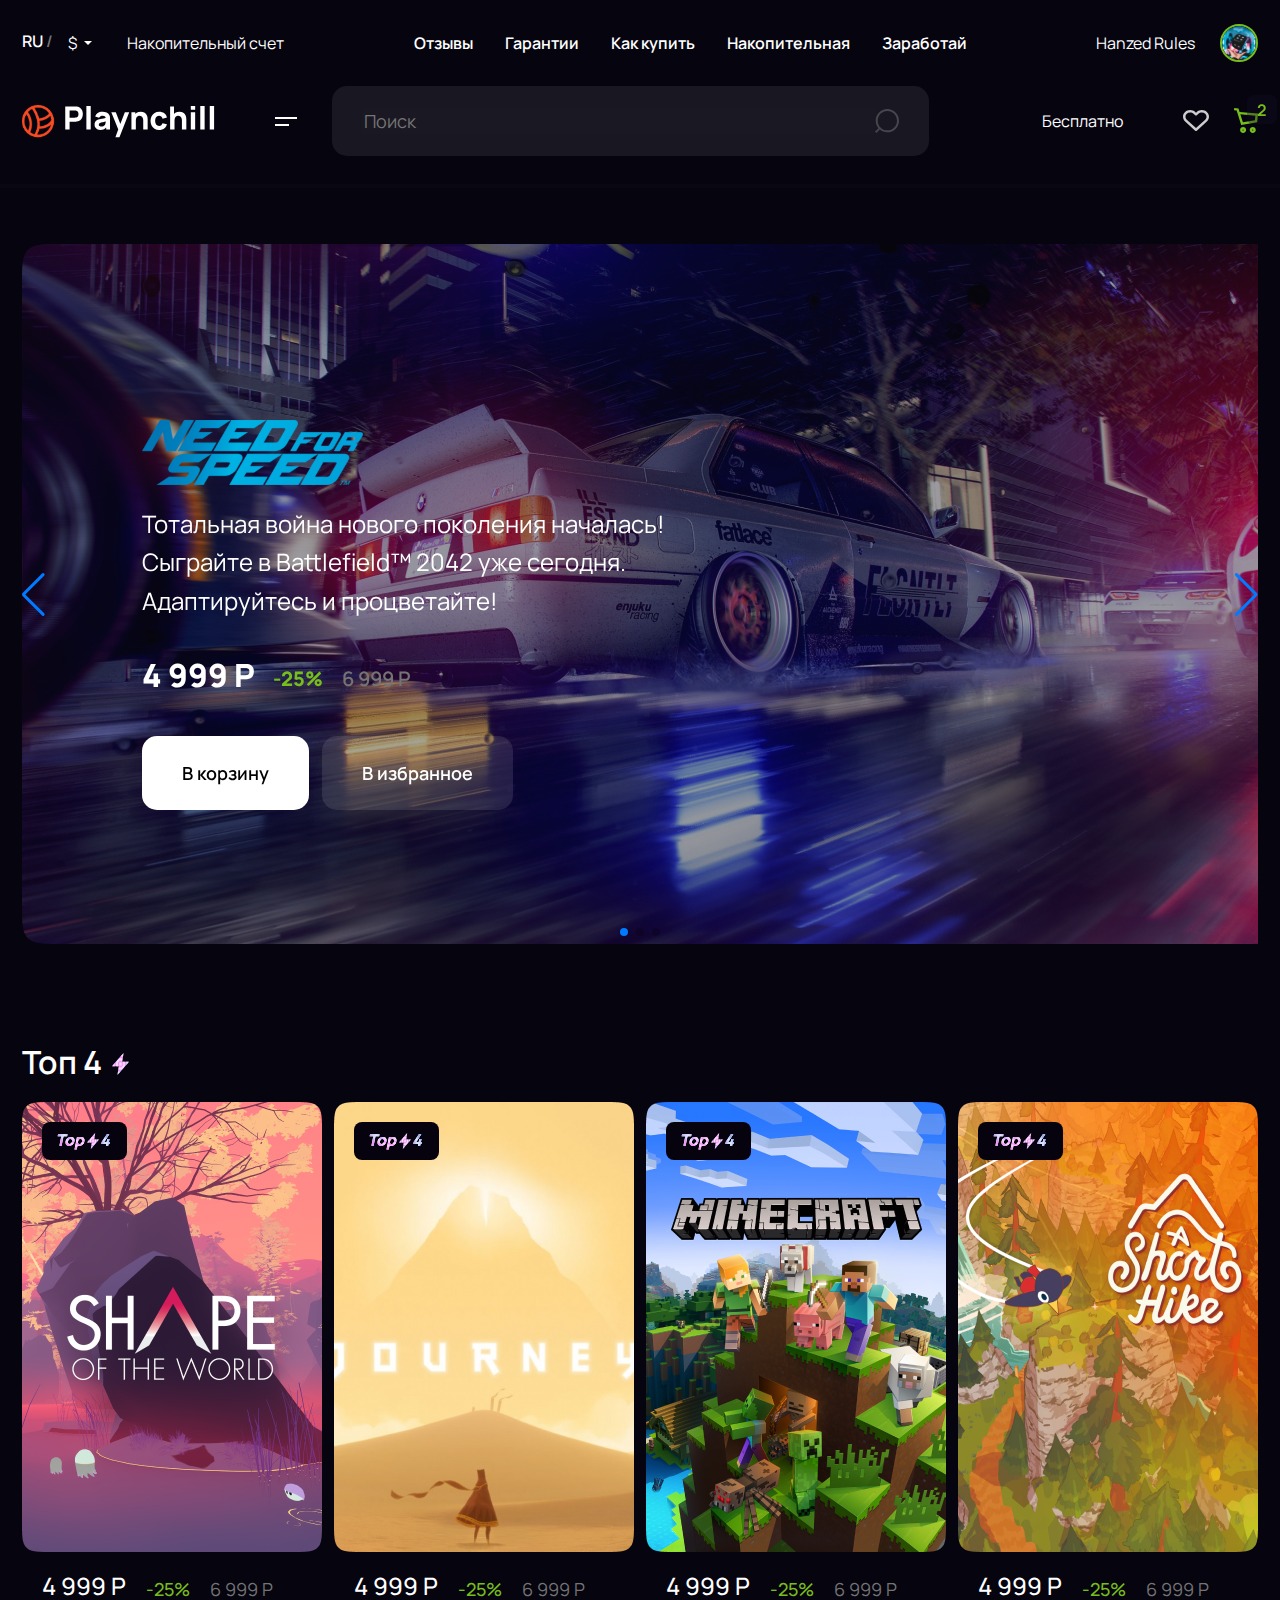
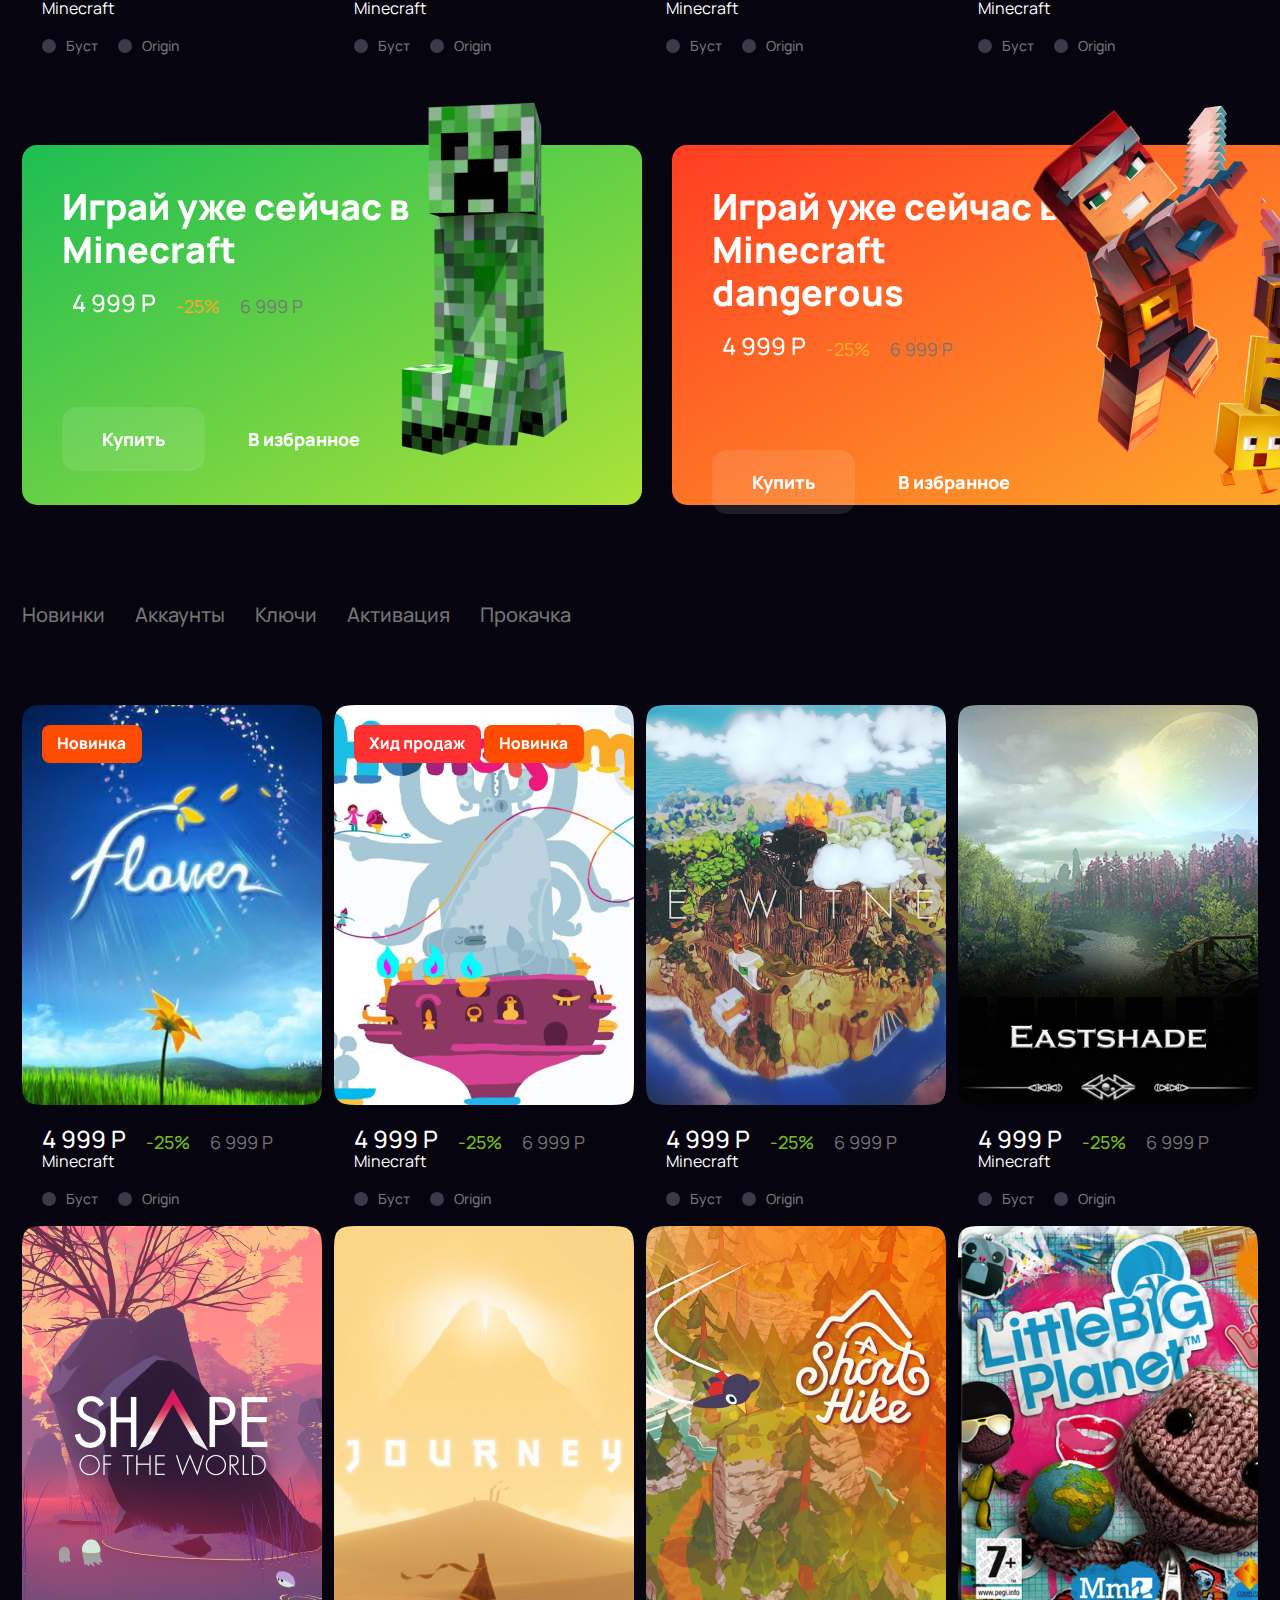
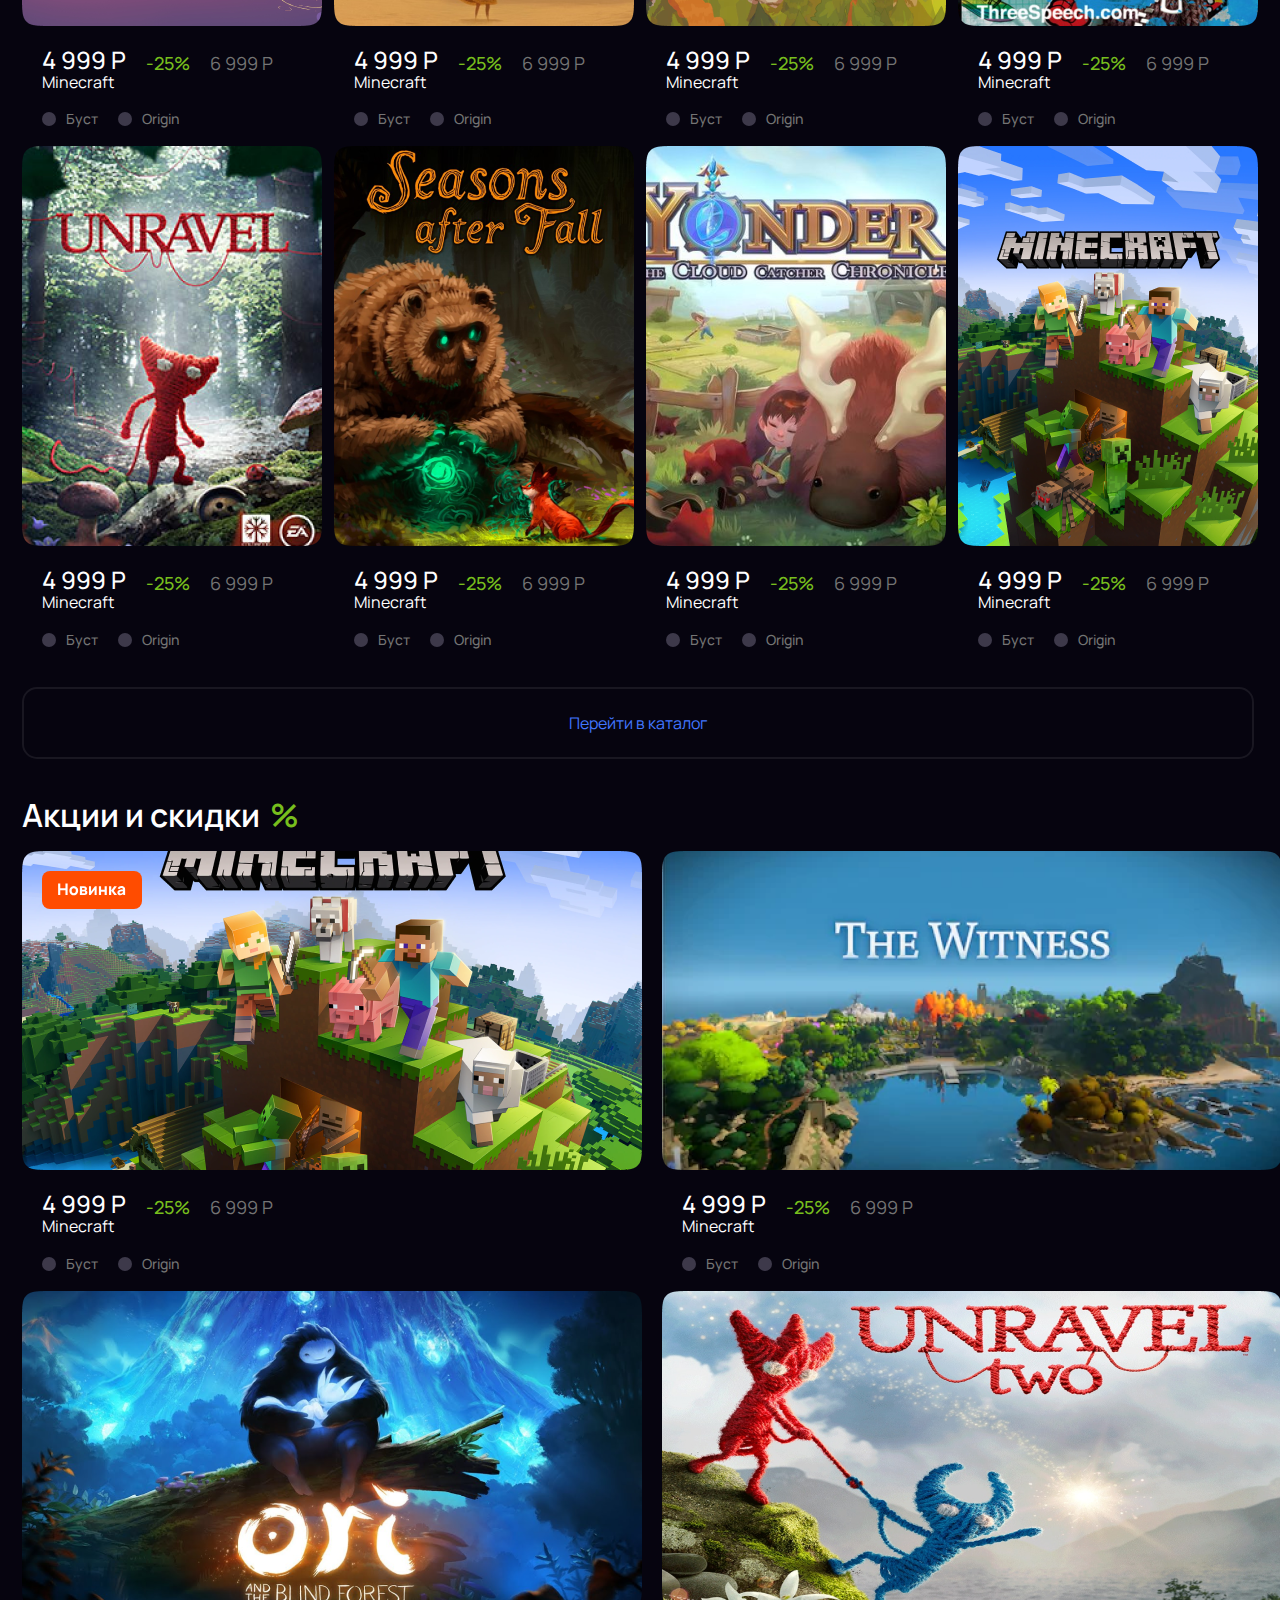
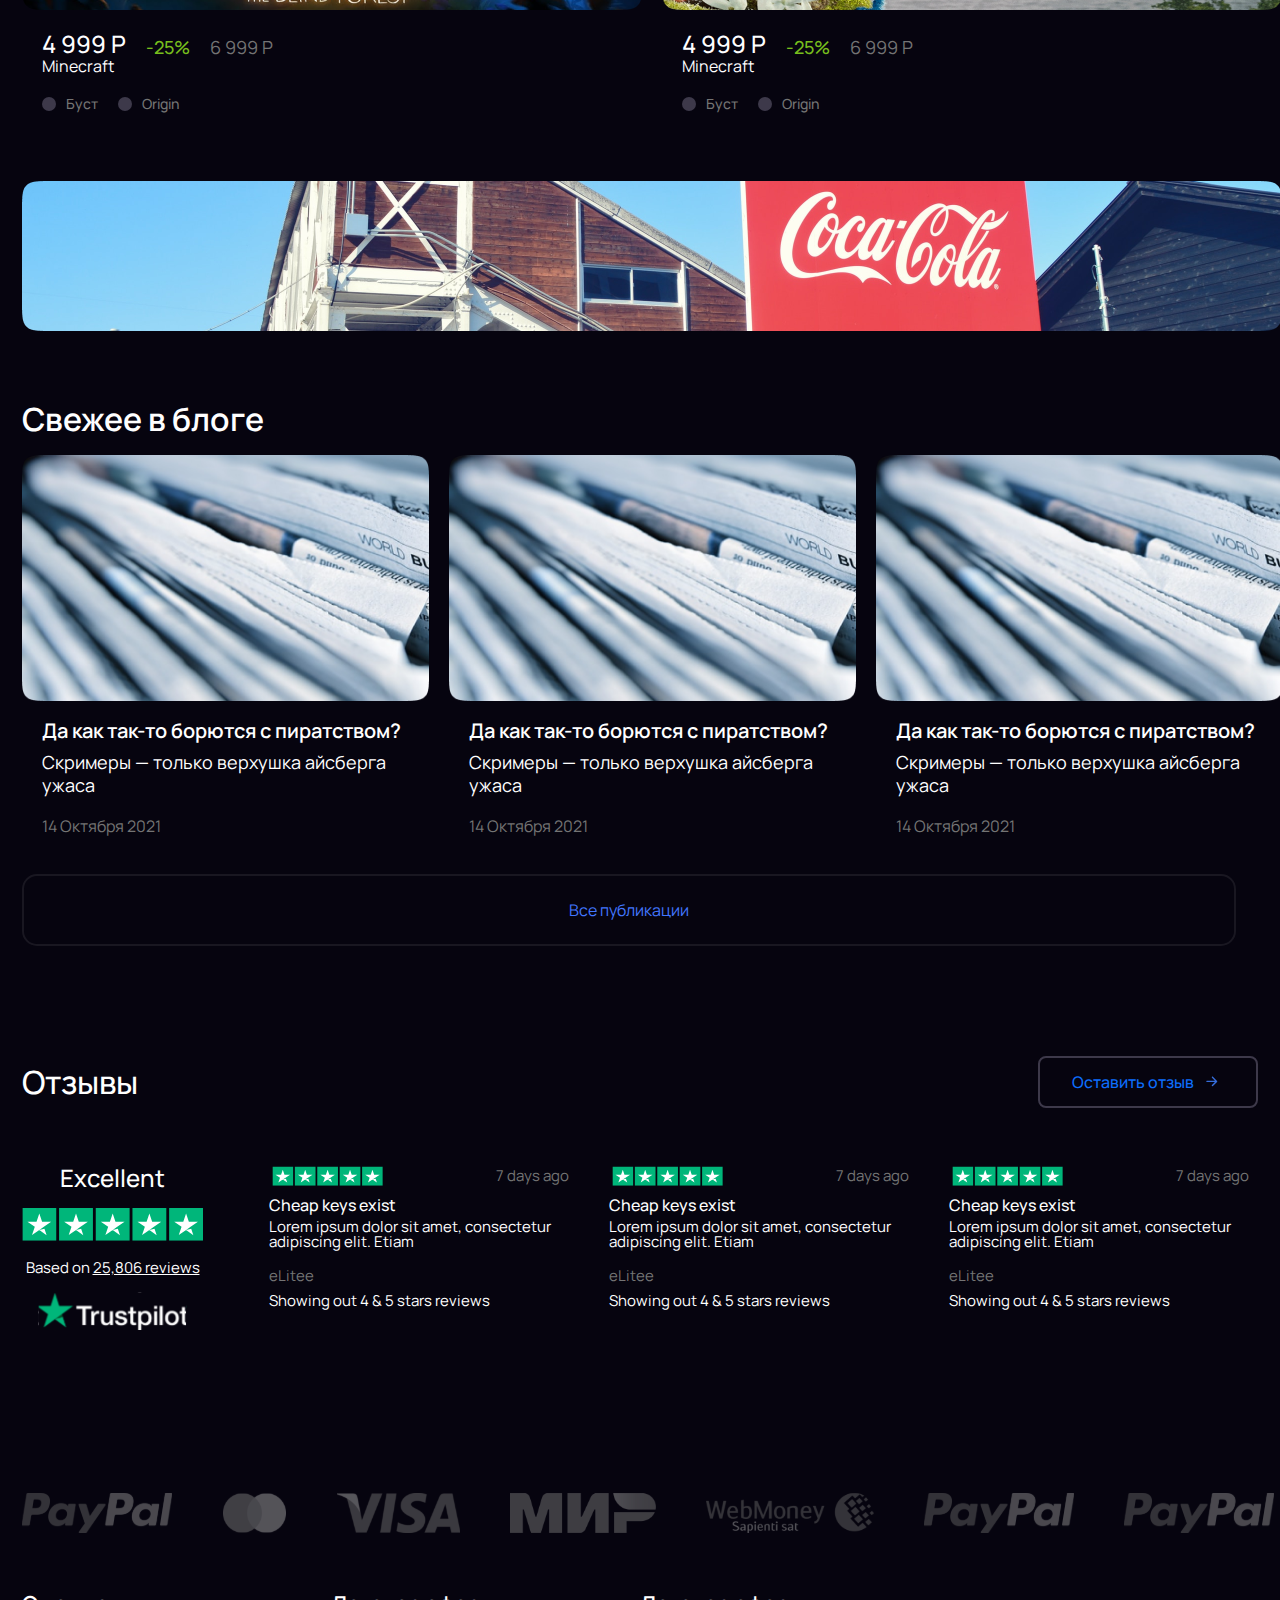
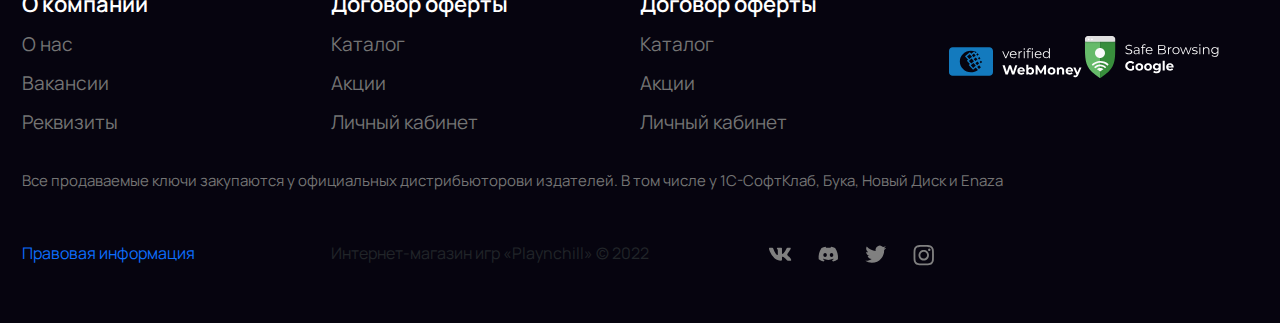
<file: index.html>
<!DOCTYPE html>
<html lang="en">
  <head>
    <meta charset="UTF-8" />
    <meta http-equiv="X-UA-Compatible" content="IE=edge" />
    <meta name="viewport" content="width=device-width, initial-scale=1.0" />
    <link rel="icon" href="./img/icons/logo.svg" />
    <title>Game-Shop</title>

    <link
      rel="stylesheet"
      href="https://cdn.jsdelivr.net/npm/swiper@11/swiper-bundle.min.css"
    />

    <script src="https://cdn.jsdelivr.net/npm/swiper@11/swiper-bundle.min.js"></script>
    <link rel="preconnect" href="https://fonts.googleapis.com" />
    <link rel="preconnect" href="https://fonts.gstatic.com" crossorigin />
    <link
      href="https://fonts.googleapis.com/css2?family=Manrope:wght@200..800&family=Roboto&display=swap"
      rel="stylesheet"
    />
    <link
      rel="stylesheet"
      href="	https://cdn.jsdelivr.net/npm/bootstrap@5.3.3/dist/css/bootstrap.min.css"
    />
    <link rel="stylesheet" href="./scss/style.css" />
  </head>
  <body>
    <header class="header">
      <div class="container">
        <div class="header__top">
          <div class="header__scores">
            <div class="header__lang-but">
              <span class="header__leng">RU</span>
              <span style="color: #747474" class="header__leng">/</span>

              <div class="btn-group">
                <button
                  type="button"
                  class="btn btn-danger dropdown-toggle"
                  data-bs-toggle="dropdown"
                  aria-expanded="false"
                >
                  $
                </button>
                <ul class="dropdown-menu">
                  <li><a class="dropdown-item" href="#">Русский (RU)</a></li>
                  <li><a class="dropdown-item" href="#">English (EN)</a></li>

                  <li><hr class="dropdown-divider" /></li>
                  <ul class="currency">
                    <li class="currency__link">
                      <a class="currency__li" href="#">$</a>
                    </li>
                    <li class="currency__link">
                      <a class="currency__li" href="#">€</a>
                    </li>
                    <li class="currency__link">
                      <a class="currency__li" href="#">₽</a>
                    </li>
                  </ul>
                </ul>
              </div>
            </div>

            <span class="header__score-txt">Накопительный счет</span>
          </div>
          <nav class="header__nav nav">
            <ul class="nav__list">
              <li class="nav__item">
                <a class="nav__link" href="#">Отзывы</a>
              </li>
              <li class="nav__item">
                <a class="nav__link" href="#">Гарантии</a>
              </li>
              <li class="nav__item">
                <a
                  class="nav__link"
                  href="../pages/buy.html"
                  target="_blank"
                  rel="noopener noreferrer"
                  >Как купить</a
                >
              </li>
              <li class="nav__item">
                <a class="nav__link" href="#">Накопительная</a>
              </li>
              <li class="nav__item">
                <a class="nav__link" href="#">Заработай</a>
              </li>
            </ul>
          </nav>
          <div class="header__avatar">
            <span class="header__name">Hanzed Rules</span>
            <img class="header__img" src="../img/ava.svg" alt="user" />
          </div>
        </div>
        <div class="header__bottom">
          <div class="header__logo logo">
            <a class="logo__link" href="./index.html">
              <img
                class="logo__image"
                src="./img/icons/logo.svg"
                alt="logo-Icon"
              />
              <img
                class="logo__name"
                src="./img/icons/logo-name.svg"
                alt="Playnchill"
              />
            </a>
          </div>
          <img class="header__lines" src="./img/icons/lines.svg" alt="lines" />
          <div class="header__searchbar searchbar">
            <input class="searchbar__input" placeholder="Поиск" type="text" />
            <img
              class="header__icon"
              src="./img/icons/search.svg"
              alt="search"
            />
          </div>
          <div class="header__mob-icons"></div>
          <a href="#">
            <img
              class="header__icon-mob"
              src="./img/icons/loopa.svg"
              alt="search"
            />
          </a>
          <a href="./pages/basket.html"
            ><img
              class="header__basket-mob"
              src="./img/icons/basket-mob.svg"
              alt="basket"
          /></a>

          <a class="header__free" href="#"><span>Бесплатно</span></a>
          <a href="#"
            ><img class="header__heart" src="./img/icons/heart.svg" alt="heart"
          /></a>

          <div class="header__basket-two basket-two">
            <a href="#">
              <img
                class="basket-two__basket"
                src="./img/icons/basket.svg"
                alt=""
              />
              <img
                class="basket-two__two-bg"
                src="./img/icons/2-bg.svg"
                alt=""
              />
            </a>
          </div>
        </div>
      </div>
    </header>

    <hr class="header__under-line" />

    <section class="hero">
      <div class="container">
        <div class="hero__content swiper">
          <div class="hero__posters swiper-wrapper">
            <div class="hero__poster swiper-slide">
              <div class="hero__movie">
                <img
                  class="hero__image"
                  src="./img/car-bmw-m3.png"
                  alt="car-bmw-m3"
                />
                <a href="./pages/buy.html">
                  <img
                    class="hero__nfs-logo"
                    src="./img/icons/nfs-logo.svg"
                    alt="need-for-speed"
                  />
                </a>

                <p class="hero__nfs-txt">
                  Тотальная война нового поколения началась! Сыграйте в
                  Battlefield™ 2042 уже сегодня. Адаптируйтесь и процветайте!
                </p>
                <div class="hero__prices">
                  <h2 class="hero__price">4 999 Р</h2>
                  <span class="hero__percent">-25%</span>
                  <span class="hero__old-price">6 999 Р</span>
                </div>

                <div class="hero__buttons">
                  <a class="hero__white-btn" href="./pages/basket.html"
                    >В корзину</a
                  >
                  <a class="hero__grey-btn" href="./pages/basket.html"
                    >В избранное</a
                  >
                </div>
              </div>
            </div>
            <div class="hero__poster swiper-slide">
              <div class="hero__movie">
                <img
                  class="hero__image"
                  src="./img/car-polestar.png"
                  alt="car-bmw-m3"
                />

                <img
                  class="hero__nfs-logo"
                  src="./img/icons/nfs-logo.svg"
                  alt="need-for-speed"
                />
                <p class="hero__nfs-txt">
                  Тотальная война нового поколения началась! Сыграйте в
                  Battlefield™ 2042 уже сегодня. Адаптируйтесь и процветайте!
                </p>
                <div class="hero__prices">
                  <h2 class="hero__price">4 999 Р</h2>
                  <span class="hero__percent">-25%</span>
                  <span class="hero__old-price">6 999 Р</span>
                </div>

                <div class="hero__buttons">
                  <a
                    class="hero__white-btn"
                    href="/pages/basket.html"
                    target="_blank"
                    >В корзину</a
                  >
                  <a class="hero__grey-btn" href="#">В избранное</a>
                </div>
              </div>
            </div>
            <div class="hero__poster swiper-slide">
              <div class="hero__movie">
                <img
                  class="hero__image"
                  src="./img/car-porsche.png"
                  alt="car-bmw-m3"
                />

                <img
                  class="hero__nfs-logo"
                  src="./img/icons/nfs-logo.svg"
                  alt="need-for-speed"
                />
                <p class="hero__nfs-txt">
                  Тотальная война нового поколения началась! Сыграйте в
                  Battlefield™ 2042 уже сегодня. Адаптируйтесь и процветайте!
                </p>
                <div class="hero__prices">
                  <h2 class="hero__price">4 999 Р</h2>
                  <span class="hero__percent">-25%</span>
                  <span class="hero__old-price">6 999 Р</span>
                </div>

                <div class="hero__buttons">
                  <a
                    class="hero__white-btn"
                    href="/pages/basket.html"
                    target="_blank"
                    >В корзину</a
                  >
                  <a class="hero__grey-btn" href="#">В избранное</a>
                </div>
              </div>
            </div>
          </div>
          <div class="swiper-pagination"></div>
        </div>
        <div class="swiper-button-next"></div>
        <div class="swiper-button-prev"></div>
      </div>
    </section>

    <section class="game">
      <div class="container">
        <div class="game__item">
          <div class="game__top-four">
            <h2 class="game__title">Топ 4</h2>
            <img
              class="game__light-icon"
              src="./img/icons/light.svg"
              alt="light"
            />
          </div>
          <div class="game__rows">
            <div class="game__el">
              <img
                class="game__image"
                src="./img/games/shape.png"
                alt="shape"
              />
              <img
                class="game__light-4"
                src="./img/icons/light-4.svg"
                alt="light"
              />
              <a
                class="game__link-basket"
                href="/pages/basket.html"
                target="_blank"
                >В корзину</a
              >
              <div class="game__all-info">
                <div class="prices">
                  <h2 class="price">4 999 Р</h2>
                  <span class="percent">-25%</span>
                  <span class="old-price">6 999 Р</span>
                </div>

                <span class="game__info"> Minecraft </span>
                <div class="game__info-under">
                  <div class="game__circle"></div>
                  <span class="game__bust">Буст</span>
                  <div class="game__circle"></div>
                  <span class="game__origin">Origin</span>
                </div>
              </div>
            </div>

            <div class="game__el">
              <img
                class="game__image"
                src="./img/games/dourney.png"
                alt="dourney"
              />
              <img
                class="game__light-4"
                src="./img/icons/light-4.svg"
                alt="light"
              />
              <a
                class="game__link-basket"
                href="/pages/basket.html"
                target="_blank"
                >В корзину</a
              >

              <div class="game__all-info">
                <div class="prices">
                  <h2 class="price">4 999 Р</h2>
                  <span class="percent">-25%</span>
                  <span class="old-price">6 999 Р</span>
                </div>

                <span class="game__info"> Minecraft </span>
                <div class="game__info-under">
                  <div class="game__circle"></div>
                  <span class="game__bust">Буст</span>
                  <div class="game__circle"></div>
                  <span class="game__origin">Origin</span>
                </div>
              </div>
            </div>

            <div class="game__el">
              <img
                class="game__image"
                src="./img/games/minecraft.png"
                alt="minecraft"
              />
              <img
                class="game__light-4"
                src="./img/icons/light-4.svg"
                alt="light"
              />
              <a
                class="game__link-basket"
                href="/pages/basket.html"
                target="_blank"
                >В корзину</a
              >

              <div class="game__all-info">
                <div class="prices">
                  <h2 class="price">4 999 Р</h2>
                  <span class="percent">-25%</span>
                  <span class="old-price">6 999 Р</span>
                </div>

                <span class="game__info"> Minecraft </span>
                <div class="game__info-under">
                  <div class="game__circle"></div>
                  <span class="game__bust">Буст</span>
                  <div class="game__circle"></div>
                  <span class="game__origin">Origin</span>
                </div>
              </div>
            </div>

            <div class="game__el">
              <img
                class="game__image"
                src="./img/games/a-short-hike.png"
                alt="a-short-hike"
              />
              <img
                class="game__light-4"
                src="./img/icons/light-4.svg"
                alt="light"
              />
              <a
                class="game__link-basket"
                href="/pages/basket.html"
                target="_blank"
                >В корзину</a
              >

              <div class="game__all-info">
                <div class="prices">
                  <h2 class="price">4 999 Р</h2>
                  <span class="percent">-25%</span>
                  <span class="old-price">6 999 Р</span>
                </div>

                <span class="game__info"> Minecraft </span>
                <div class="game__info-under">
                  <div class="game__circle"></div>
                  <span class="game__bust">Буст</span>
                  <div class="game__circle"></div>
                  <span class="game__origin">Origin</span>
                </div>
              </div>
            </div>
          </div>
        </div>
      </div>
    </section>

    <section class="minecraft">
      <div class="container">
        <div class="minecraft">
          <div class="swiper-wrapper">
            <div class="minecraft__row">
              <div class="minecraft__bg-gr">
                <img
                  class="minecraft__creeper"
                  src="./img/creeper.png"
                  alt="creeper"
                />
                <h2 class="minecraft__title">Играй уже сейчас в Minecraft</h2>
                <div class="prices">
                  <h2 class="price">4 999 Р</h2>
                  <span class="percent">-25%</span>
                  <span class="old-price">6 999 Р</span>
                </div>
                <div class="minecraft__buttons">
                  <a class="minecraft__white-btn" href="#">Купить</a>
                  <a class="minecraft__grey-btn" href="#">В избранное</a>
                </div>
              </div>

              <div class="minecraft__bg-or">
                <h2 class="minecraft__title">
                  Играй уже сейчас в Minecraft dangerous
                </h2>
                <img
                  class="minecraft__warriars"
                  src="./img/warriars.png"
                  alt="warriars"
                />

                <div class="prices">
                  <h2 class="price">4 999 Р</h2>
                  <span class="percent">-25%</span>
                  <span class="old-price">6 999 Р</span>
                </div>
                <div class="minecraft__buttons">
                  <a class="minecraft__white-btn" href="#">Купить</a>
                  <a class="minecraft__grey-btn" href="#">В избранное</a>
                </div>
              </div>
            </div>
          </div>
        </div>
      </div>
    </section>

    <section class="game">
      <div class="container">
        <div class="game__item">
          <div class="game__navig">
            <div class="game__nav">
              <ul class="game__nav-ul">
                <li class="game__nav-li">
                  <a class="game__nav-link" href="#">Новинки</a>
                </li>
                <li class="game__nav-li">
                  <a class="game__nav-link" href="#">Аккаунты</a>
                </li>
                <li class="game__nav-li">
                  <a class="game__nav-link" href="#">Ключи</a>
                </li>
                <li class="game__nav-li">
                  <a class="game__nav-link" href="#">Активация</a>
                </li>
                <li class="game__nav-li">
                  <a class="game__nav-link" href="#">Прокачка</a>
                </li>
              </ul>
            </div>
          </div>
          <div class="game__rows">
            <div class="game__el">
              <img
                class="game__image"
                src="./img/games/flower.png"
                alt="flower"
              />
              <img
                class="game__light-4"
                src="./img/icons/new-icon.svg"
                alt="new-icon"
              />
              <a
                class="game__link-basket-min"
                href="/pages/basket.html"
                target="_blank"
                >В корзину</a
              >

              <div class="game__all-info">
                <div class="prices">
                  <h2 class="price">4 999 Р</h2>
                  <span class="percent">-25%</span>
                  <span class="old-price">6 999 Р</span>
                </div>

                <span class="game__info"> Minecraft </span>
                <div class="game__info-under">
                  <div class="game__circle"></div>
                  <span class="game__bust">Буст</span>
                  <div class="game__circle"></div>
                  <span class="game__origin">Origin</span>
                </div>
              </div>
            </div>

            <div class="game__el">
              <img
                class="game__image"
                src="./img/games/hohokum.png"
                alt="hohokum"
              />
              <img
                class="game__light-4"
                src="./img/icons/bestseller.svg"
                alt="bestseller"
              />
              <img
                class="game__bestselle"
                src="./img/icons/new-icon.svg"
                alt="new-icon"
              />
              <a
                class="game__link-basket-min"
                href="/pages/basket.html"
                target="_blank"
                >В корзину</a
              >

              <div class="game__all-info">
                <div class="prices">
                  <h2 class="price">4 999 Р</h2>
                  <span class="percent">-25%</span>
                  <span class="old-price">6 999 Р</span>
                </div>

                <span class="game__info"> Minecraft </span>
                <div class="game__info-under">
                  <div class="game__circle"></div>
                  <span class="game__bust">Буст</span>
                  <div class="game__circle"></div>
                  <span class="game__origin">Origin</span>
                </div>
              </div>
            </div>

            <div class="game__el">
              <img
                class="game__image"
                src="./img/games/thewitness.png"
                alt="thewitness"
              />

              <a
                class="game__link-basket-min"
                href="/pages/basket.html"
                target="_blank"
                >В корзину</a
              >

              <div class="game__all-info">
                <div class="prices">
                  <h2 class="price">4 999 Р</h2>
                  <span class="percent">-25%</span>
                  <span class="old-price">6 999 Р</span>
                </div>

                <span class="game__info"> Minecraft </span>
                <div class="game__info-under">
                  <div class="game__circle"></div>
                  <span class="game__bust">Буст</span>
                  <div class="game__circle"></div>
                  <span class="game__origin">Origin</span>
                </div>
              </div>
            </div>

            <div class="game__el">
              <img
                class="game__image"
                src="./img/games/easrshade.png"
                alt="easrshade"
              />

              <a
                class="game__link-basket-min"
                href="/pages/basket.html"
                target="_blank"
                >В корзину</a
              >

              <div class="game__all-info">
                <div class="prices">
                  <h2 class="price">4 999 Р</h2>
                  <span class="percent">-25%</span>
                  <span class="old-price">6 999 Р</span>
                </div>

                <span class="game__info"> Minecraft </span>
                <div class="game__info-under">
                  <div class="game__circle"></div>
                  <span class="game__bust">Буст</span>
                  <div class="game__circle"></div>
                  <span class="game__origin">Origin</span>
                </div>
              </div>
            </div>
          </div>

          <div class="game__rows">
            <div class="game__el">
              <img
                class="game__image"
                src="./img/games/shape-min.png"
                alt="shape"
              />

              <a
                class="game__link-basket-min"
                href="/pages/basket.html"
                target="_blank"
                >В корзину</a
              >

              <div class="game__all-info">
                <div class="prices">
                  <h2 class="price">4 999 Р</h2>
                  <span class="percent">-25%</span>
                  <span class="old-price">6 999 Р</span>
                </div>

                <span class="game__info"> Minecraft </span>
                <div class="game__info-under">
                  <div class="game__circle"></div>
                  <span class="game__bust">Буст</span>
                  <div class="game__circle"></div>
                  <span class="game__origin">Origin</span>
                </div>
              </div>
            </div>

            <div class="game__el">
              <img
                class="game__image"
                src="./img/games/dourney-min.png"
                alt="dourney"
              />
              <a
                class="game__link-basket-min"
                href="/pages/basket.html"
                target="_blank"
                >В корзину</a
              >

              <div class="game__all-info">
                <div class="prices">
                  <h2 class="price">4 999 Р</h2>
                  <span class="percent">-25%</span>
                  <span class="old-price">6 999 Р</span>
                </div>

                <span class="game__info"> Minecraft </span>
                <div class="game__info-under">
                  <div class="game__circle"></div>
                  <span class="game__bust">Буст</span>
                  <div class="game__circle"></div>
                  <span class="game__origin">Origin</span>
                </div>
              </div>
            </div>

            <div class="game__el">
              <img
                class="game__image"
                src="./img/games/a-shot-hike-min.png"
                alt="a-short-hike"
              />
              <a
                class="game__link-basket-min"
                href="/pages/basket.html"
                target="_blank"
                >В корзину</a
              >

              <div class="game__all-info">
                <div class="prices">
                  <h2 class="price">4 999 Р</h2>
                  <span class="percent">-25%</span>
                  <span class="old-price">6 999 Р</span>
                </div>

                <span class="game__info"> Minecraft </span>
                <div class="game__info-under">
                  <div class="game__circle"></div>
                  <span class="game__bust">Буст</span>
                  <div class="game__circle"></div>
                  <span class="game__origin">Origin</span>
                </div>
              </div>
            </div>

            <div class="game__el">
              <img
                class="game__image"
                src="./img/games/little-big-planet.png"
                alt="unralev"
              />
              <a
                class="game__link-basket-min"
                href="/pages/basket.html"
                target="_blank"
                >В корзину</a
              >

              <div class="game__all-info">
                <div class="prices">
                  <h2 class="price">4 999 Р</h2>
                  <span class="percent">-25%</span>
                  <span class="old-price">6 999 Р</span>
                </div>

                <span class="game__info"> Minecraft </span>
                <div class="game__info-under">
                  <div class="game__circle"></div>
                  <span class="game__bust">Буст</span>
                  <div class="game__circle"></div>
                  <span class="game__origin">Origin</span>
                </div>
              </div>
            </div>
          </div>

          <div class="game__rows">
            <div class="game__el">
              <img
                class="game__image"
                src="./img/games/unralev.png"
                alt="unralev"
              />

              <a
                class="game__link-basket-min"
                href="/pages/basket.html"
                target="_blank"
                >В корзину</a
              >

              <div class="game__all-info">
                <div class="prices">
                  <h2 class="price">4 999 Р</h2>
                  <span class="percent">-25%</span>
                  <span class="old-price">6 999 Р</span>
                </div>

                <span class="game__info"> Minecraft </span>
                <div class="game__info-under">
                  <div class="game__circle"></div>
                  <span class="game__bust">Буст</span>
                  <div class="game__circle"></div>
                  <span class="game__origin">Origin</span>
                </div>
              </div>
            </div>

            <div class="game__el">
              <img
                class="game__image"
                src="./img/games/seasons-after-fall.png"
                alt="seasons-after-fall"
              />
              <a
                class="game__link-basket-min"
                href="/pages/basket.html"
                target="_blank"
                >В корзину</a
              >

              <div class="game__all-info">
                <div class="prices">
                  <h2 class="price">4 999 Р</h2>
                  <span class="percent">-25%</span>
                  <span class="old-price">6 999 Р</span>
                </div>

                <span class="game__info"> Minecraft </span>
                <div class="game__info-under">
                  <div class="game__circle"></div>
                  <span class="game__bust">Буст</span>
                  <div class="game__circle"></div>
                  <span class="game__origin">Origin</span>
                </div>
              </div>
            </div>

            <div class="game__el">
              <img
                class="game__image"
                src="./img/games/yonder.png"
                alt="yonder"
              />
              <a
                class="game__link-basket-min"
                href="/pages/basket.html"
                target="_blank"
                >В корзину</a
              >

              <div class="game__all-info">
                <div class="prices">
                  <h2 class="price">4 999 Р</h2>
                  <span class="percent">-25%</span>
                  <span class="old-price">6 999 Р</span>
                </div>

                <span class="game__info"> Minecraft </span>
                <div class="game__info-under">
                  <div class="game__circle"></div>
                  <span class="game__bust">Буст</span>
                  <div class="game__circle"></div>
                  <span class="game__origin">Origin</span>
                </div>
              </div>
            </div>

            <div class="game__el">
              <img
                class="game__image"
                src="./img/games/minecraft-min.png"
                alt="minecraft"
              />
              <a
                class="game__link-basket-min"
                href="/pages/basket.html"
                target="_blank"
                >В корзину</a
              >

              <div class="game__all-info">
                <div class="prices">
                  <h2 class="price">4 999 Р</h2>
                  <span class="percent">-25%</span>
                  <span class="old-price">6 999 Р</span>
                </div>

                <span class="game__info"> Minecraft </span>
                <div class="game__info-under">
                  <div class="game__circle"></div>
                  <span class="game__bust">Буст</span>
                  <div class="game__circle"></div>
                  <span class="game__origin">Origin</span>
                </div>
              </div>
            </div>
          </div>

          <div class="game__catalog-but">
            <button class="game__but">Перейти в каталог</button>
          </div>
        </div>
      </div>
    </section>

    <section class="stock">
      <div class="container">
        <div class="stock__top">
          <h2 class="stock__title">Акции и скидки</h2>
          <span class="stock__pr">%</span>
        </div>
        <div class="stock__rows">
          <div class="stock__row">
            <div class="game__el">
              <img
                class="game__image"
                src="./img/minecraft-poster.png"
                alt=""
              />
              <img
                class="game__light-4"
                src="./img/icons/new-icon.svg"
                alt=""
              />

              <div class="game__all-info">
                <div class="prices">
                  <h2 class="price">4 999 Р</h2>
                  <span class="percent">-25%</span>
                  <span class="old-price">6 999 Р</span>
                </div>

                <span class="game__info"> Minecraft </span>
                <div class="game__info-under">
                  <div class="game__circle"></div>
                  <span class="game__bust">Буст</span>
                  <div class="game__circle"></div>
                  <span class="game__origin">Origin</span>
                </div>
              </div>
            </div>
          </div>

          <div class="stock__row">
            <div class="game__el">
              <img
                class="game__image"
                src="./img/the-witmess-poster.png"
                alt="the-witmess-poster"
              />

              <div class="game__all-info">
                <div class="prices">
                  <h2 class="price">4 999 Р</h2>
                  <span class="percent">-25%</span>
                  <span class="old-price">6 999 Р</span>
                </div>

                <span class="game__info"> Minecraft </span>
                <div class="game__info-under">
                  <div class="game__circle"></div>
                  <span class="game__bust">Буст</span>
                  <div class="game__circle"></div>
                  <span class="game__origin">Origin</span>
                </div>
              </div>
            </div>
          </div>
        </div>

        <div class="stock__rows">
          <div class="stock__row">
            <div class="game__el">
              <img
                class="game__image"
                src="./img/ori-poster.png"
                alt="ori-poster"
              />

              <div class="game__all-info">
                <div class="prices">
                  <h2 class="price">4 999 Р</h2>
                  <span class="percent">-25%</span>
                  <span class="old-price">6 999 Р</span>
                </div>

                <span class="game__info"> Minecraft </span>
                <div class="game__info-under">
                  <div class="game__circle"></div>
                  <span class="game__bust">Буст</span>
                  <div class="game__circle"></div>
                  <span class="game__origin">Origin</span>
                </div>
              </div>
            </div>
          </div>

          <div class="stock__row">
            <div class="game__el">
              <img
                class="game__image"
                src="./img/unravel-two-poster.png"
                alt="unravel-two-poster"
              />

              <div class="game__all-info">
                <div class="prices">
                  <h2 class="price">4 999 Р</h2>
                  <span class="percent">-25%</span>
                  <span class="old-price">6 999 Р</span>
                </div>

                <span class="game__info"> Minecraft </span>
                <div class="game__info-under">
                  <div class="game__circle"></div>
                  <span class="game__bust">Буст</span>
                  <div class="game__circle"></div>
                  <span class="game__origin">Origin</span>
                </div>
              </div>
            </div>
          </div>
        </div>

        <a href="https://www.coca-cola.com/kg/ky">
          <img class="stock__cola" src="./img/cola.png" alt="cola" />
        </a>
      </div>
    </section>

    <section class="blog">
      <div class="container">
        <h2 class="blog__title">Свежее в блоге</h2>
        <div class="blog__rows">
          <div class="blog__row">
            <img
              class="blog__image"
              src="./img/comments.png"
              alt="dont-comment"
            />
            <span class="blog__question"
              >Да как так-то борются с пиратством?</span
            >
            <span class="blog__answer"
              >Скримеры — только верхушка айсберга ужаса</span
            >
            <span class="blog__time">14 Октября 2021</span>
          </div>

          <div class="blog__row">
            <img
              class="blog__image"
              src="./img/comments.png"
              alt="dont-comment"
            />
            <span class="blog__question"
              >Да как так-то борются с пиратством?</span
            >
            <span class="blog__answer"
              >Скримеры — только верхушка айсберга ужаса</span
            >
            <span class="blog__time">14 Октября 2021</span>
          </div>

          <div class="blog__row">
            <img
              class="blog__image"
              src="./img/comments.png"
              alt="dont-comment"
            />
            <span class="blog__question"
              >Да как так-то борются с пиратством?</span
            >
            <span class="blog__answer"
              >Скримеры — только верхушка айсберга ужаса</span
            >
            <span class="blog__time">14 Октября 2021</span>
          </div>
        </div>
        <div class="game__catalog-but">
          <button class="game__but">Все публикации</button>
        </div>
      </div>
    </section>

    <section class="review">
      <div class="container">
        <div class="review__top">
          <div class="review__title">Отзывы</div>
          <div class="review__but">
            <a class="review__bt-li" href="#">Оставить отзыв</a>
            <img class="review__left" src="./img/icons/left.svg" alt="left" />
          </div>
        </div>

        <div class="review__col">
          <div class="review__fix">
            <div class="review__subtitle">Excellent</div>
            <img
              class="review__big-stars"
              src="./img/icons/stars-5.svg"
              alt="stars"
            />
            <p class="review__under-star">Based on <u> 25,806 reviews</u></p>
            <img src="./img/icons/logo-star.svg" alt="stars" />
          </div>

          <div class="review__row">
            <div class="review__com-box">
              <div class="review__stars-time">
                <img
                  class="review__stars"
                  src="./img/icons/stars-5.svg"
                  alt="stars"
                />
                <span class="review__when">7 days ago</span>
              </div>

              <h4 class="review__min-title">Cheap keys exist</h4>
              <p class="review__txt">
                Lorem ipsum dolor sit amet, consectetur adipiscing elit. Etiam
              </p>
              <span class="review__com-autor">eLitee</span>
              <p class="review__reiting">Showing out 4 & 5 stars reviews</p>
            </div>

            <div class="review__com-box">
              <div class="review__stars-time">
                <img
                  class="review__stars"
                  src="./img/icons/stars-5.svg"
                  alt="stars"
                />
                <span class="review__when">7 days ago</span>
              </div>

              <h4 class="review__min-title">Cheap keys exist</h4>
              <p class="review__txt">
                Lorem ipsum dolor sit amet, consectetur adipiscing elit. Etiam
              </p>
              <span class="review__com-autor">eLitee</span>
              <p class="review__reiting">Showing out 4 & 5 stars reviews</p>
            </div>

            <div class="review__com-box">
              <div class="review__stars-time">
                <img
                  class="review__stars"
                  src="./img/icons/stars-5.svg"
                  alt="stars"
                />
                <span class="review__when">7 days ago</span>
              </div>

              <h4 class="review__min-title">Cheap keys exist</h4>
              <p class="review__txt">
                Lorem ipsum dolor sit amet, consectetur adipiscing elit. Etiam
              </p>
              <span class="review__com-autor">eLitee</span>
              <p class="review__reiting">Showing out 4 & 5 stars reviews</p>
            </div>
          </div>
        </div>
      </div>
    </section>

    <footer class="footer">
      <div class="container">
        <div class="footer__top top">
          <img
            class="top__logo"
            src="./img/img_footer/footer-img-1.svg"
            alt="PaiPal"
          />
          <img
            class="top__logo"
            src="./img/img_footer/footer-img-2.svg"
            alt="MasterCard"
          />
          <img
            class="top__logo"
            src="./img/img_footer/footer-img-3.svg"
            alt="Visa"
          />
          <img
            class="top__logo"
            src="./img/img_footer/footer-img-4.svg"
            alt="Mir"
          />
          <img
            class="top__logo"
            src="./img/img_footer/footer-img-5.svg"
            alt="WebMoney"
          />
          <img
            class="top__logo"
            src="./img/img_footer/footer-img-6.svg"
            alt="PaiPal"
          />
          <img
            class="top__logo"
            src="./img/img_footer/footer-img-7.svg"
            alt="PaiPal"
          />
        </div>
        <div class="footer__info">
          <div class="footer__column-f col-3">
            <h4 class="footer__title">О компании</h4>
            <nav class="footer__nav nav">
              <ul class="nav__list">
                <li class="nav__item">
                  <a class="nav__link" href="#">О нас</a>
                </li>
                <li class="nav__item">
                  <a class="nav__link" href="#">Вакансии</a>
                </li>
                <li class="nav__item">
                  <a class="nav__link" href="#">Реквизиты</a>
                </li>
              </ul>
            </nav>
          </div>
          <div class="footer__column col-3">
            <h4 class="footer__title">Договор оферты</h4>
            <nav class="footer__nav nav">
              <ul class="nav__list">
                <li class="nav__item">
                  <a class="nav__link" href="#">Каталог</a>
                </li>
                <li class="nav__item">
                  <a class="nav__link" href="#">Акции</a>
                </li>
                <li class="nav__item">
                  <a class="nav__link" href="#">Личный кабинет</a>
                </li>
              </ul>
            </nav>
          </div>

          <div class="footer__column col-3">
            <h4 class="footer__title">Договор оферты</h4>
            <nav class="footer__nav nav">
              <ul class="nav__list">
                <li class="nav__item">
                  <a class="nav__link" href="#">Каталог</a>
                </li>
                <li class="nav__item">
                  <a class="nav__link" href="#">Акции</a>
                </li>
                <li class="nav__item">
                  <a class="nav__link" href="#">Личный кабинет</a>
                </li>
              </ul>
            </nav>
          </div>

          <div class="footer__column safety">
            <div class="safety__icons">
              <img
                class="footer__image"
                src="../img/img_footer/webmoney.svg"
                alt="webmoney"
              />
            </div>
            <div>
              <img
                class="footer__image"
                src="../img/img_footer/google.svg"
                alt="webmoney"
              />
            </div>
          </div>
        </div>
        <span class="footer__info text"
          >Все продаваемые ключи закупаются у официальных дистрибьюторови
          издателей. В том числе у 1С-СофтКлаб, Бука, Новый Диск и Enaza</span
        >

        <div class="footer-bottom bottom-row">
          <div class="col-3">
            <a href="#" class="footer__confidencial link">
              Правовая информация
            </a>
          </div>
          <div class="col-4">
            <span class="footer__bottom__title"
              >Интернет-магазин игр «Playnchill» © 2022
            </span>
          </div>
          <div class="footer-bottom__social col-6">
            <ul class="footer__social social">
              <li class="social__item">
                <a class="social__link" href="#">
                  <svg
                    width="23"
                    height="14"
                    viewBox="0 0 23 14"
                    fill="none"
                    xmlns="http://www.w3.org/2000/svg"
                  >
                    <path
                      fill-rule="evenodd"
                      clip-rule="evenodd"
                      d="M21.7066 1.58016C21.8603 1.07475 21.7066 0.702637 20.9707 0.702637H18.5409C17.9225 0.702637 17.6374 1.02384 17.4828 1.37836C17.4828 1.37836 16.2471 4.33676 14.4967 6.25842C13.9302 6.81566 13.6728 6.99246 13.3637 6.99246C13.2091 6.99246 12.9768 6.81566 12.9768 6.30933V1.58016C12.9768 0.972928 12.8064 0.702637 12.2918 0.702637H8.47067C8.08467 0.702637 7.85233 0.984036 7.85233 1.25155C7.85233 1.82638 8.728 1.95968 8.81779 3.57772V7.09336C8.81779 7.86443 8.67616 8.0042 8.36699 8.0042C7.54316 8.0042 5.53912 5.03192 4.34965 1.63107C4.11916 0.969225 3.8859 0.702637 3.26478 0.702637H0.833089C0.138848 0.702637 0 1.02384 0 1.37836C0 2.00966 0.823833 5.14578 3.83684 9.29364C5.84551 12.1261 8.67338 13.6618 11.2495 13.6618C12.7944 13.6618 12.9851 13.3212 12.9851 12.7334V10.5923C12.9851 9.91012 13.1313 9.77405 13.621 9.77405C13.982 9.77405 14.5994 9.95178 16.0416 11.3171C17.6893 12.9361 17.9605 13.6618 18.888 13.6618H21.3178C22.0121 13.6618 22.3601 13.3212 22.1602 12.6473C21.9399 11.9771 21.1531 11.0042 20.1098 9.84996C19.5433 9.19274 18.6936 8.48461 18.4353 8.13009C18.0753 7.67559 18.178 7.47287 18.4353 7.06836C18.4353 7.06836 21.3974 2.97142 21.7057 1.58016H21.7066Z"
                      fill="gray"
                    />
                  </svg>
                </a>
              </li>
              <li class="social__item">
                <a class="social__link" href="#">
                  <svg
                    width="21"
                    height="16"
                    viewBox="0 0 21 16"
                    fill="#77BE1D"
                    xmlns="http://www.w3.org/2000/svg"
                  >
                    <path
                      d="M17.0458 2.00802C15.8147 1.43411 14.4818 1.01757 13.0933 0.776898C13.0811 0.776509 13.069 0.778793 13.0578 0.783591C13.0466 0.788389 13.0366 0.795584 13.0285 0.804668C12.8619 1.11013 12.6675 1.50817 12.5379 1.81363C11.0652 1.59147 9.56745 1.59147 8.09474 1.81363C7.96515 1.49891 7.77076 1.11013 7.59488 0.804668C7.58563 0.786155 7.55786 0.776898 7.53009 0.776898C6.1416 1.01757 4.81792 1.43411 3.57754 2.00802C3.56828 2.00802 3.55903 2.01728 3.54977 2.02653C1.03199 5.79395 0.33775 9.45954 0.680242 13.0881C0.680242 13.1066 0.689499 13.1251 0.708012 13.1344C2.37419 14.3563 3.97557 15.0968 5.55844 15.5874C5.58621 15.5966 5.61398 15.5874 5.62324 15.5689C5.9935 15.0597 6.32674 14.5229 6.61369 13.9582C6.6322 13.9212 6.61369 13.8842 6.57666 13.8749C6.04904 13.6713 5.54919 13.4306 5.05859 13.1529C5.02156 13.1344 5.02156 13.0788 5.04933 13.0511C5.15115 12.977 5.25298 12.8937 5.3548 12.8197C5.37331 12.8012 5.40108 12.8012 5.41959 12.8104C8.60385 14.2637 12.038 14.2637 15.1853 12.8104C15.2038 12.8012 15.2315 12.8012 15.25 12.8197C15.3519 12.903 15.4537 12.977 15.5555 13.0603C15.5925 13.0881 15.5925 13.1436 15.5463 13.1622C15.0649 13.4491 14.5558 13.6805 14.0282 13.8842C13.9912 13.8934 13.9819 13.9397 13.9912 13.9675C14.2874 14.5321 14.6206 15.069 14.9816 15.5781C15.0094 15.5874 15.0371 15.5966 15.0649 15.5874C16.657 15.0968 18.2584 14.3563 19.9246 13.1344C19.9431 13.1251 19.9524 13.1066 19.9524 13.0881C20.3597 8.89489 19.2766 5.25707 17.0828 2.02653C17.0736 2.01728 17.0643 2.00802 17.0458 2.00802ZM7.09503 10.8758C6.14161 10.8758 5.34554 9.99642 5.34554 8.9134C5.34554 7.83039 6.12309 6.95101 7.09503 6.95101C8.07622 6.95101 8.85377 7.83964 8.84452 8.9134C8.84452 9.99642 8.06697 10.8758 7.09503 10.8758ZM13.5468 10.8758C12.5934 10.8758 11.7974 9.99642 11.7974 8.9134C11.7974 7.83039 12.5749 6.95101 13.5468 6.95101C14.528 6.95101 15.3056 7.83964 15.2963 8.9134C15.2963 9.99642 14.528 10.8758 13.5468 10.8758Z"
                      fill="gray"
                    />
                  </svg>
                </a>
              </li>
              <li class="social__item">
                <a class="social__link" href="#">
                  <svg
                    width="22"
                    height="18"
                    viewBox="0 0 22 18"
                    fill="#77be1d"
                    xmlns="http://www.w3.org/2000/svg"
                  >
                    <path
                      d="M21.3021 2.64441C20.5292 2.98691 19.6989 3.21832 18.826 3.32292C19.7266 2.784 20.4005 1.93579 20.7217 0.936581C19.8755 1.4392 18.9494 1.79299 17.9836 1.98257C17.3342 1.28913 16.4739 0.829507 15.5365 0.675059C14.599 0.520612 13.6368 0.679981 12.7993 1.12843C11.9617 1.57687 11.2956 2.2893 10.9044 3.1551C10.5132 4.0209 10.4187 4.99164 10.6358 5.9166C8.92117 5.83051 7.24383 5.38486 5.71261 4.60857C4.18139 3.83227 2.83051 2.74268 1.74764 1.41052C1.37738 2.04922 1.16448 2.78974 1.16448 3.5784C1.16406 4.28837 1.3389 4.98747 1.67348 5.61367C2.00805 6.23986 2.49202 6.77379 3.08243 7.16809C2.39771 7.1463 1.72808 6.96128 1.1293 6.62843V6.68397C1.12923 7.67974 1.47368 8.64486 2.10419 9.41558C2.7347 10.1863 3.61244 10.7151 4.58847 10.9124C3.95327 11.0843 3.28732 11.1096 2.6409 10.9864C2.91628 11.8432 3.45269 12.5924 4.17505 13.1292C4.8974 13.666 5.76953 13.9635 6.66935 13.98C5.14186 15.1791 3.25543 15.8295 1.31351 15.8267C0.969517 15.8268 0.625817 15.8067 0.28418 15.7665C2.25534 17.0339 4.54991 17.7065 6.89335 17.7039C14.8262 17.7039 19.1629 11.1336 19.1629 5.43526C19.1629 5.25013 19.1583 5.06315 19.1499 4.87802C19.9935 4.26799 20.7216 3.51258 21.3002 2.64719L21.3021 2.64441Z"
                      fill="gray"
                    />
                  </svg>
                </a>
              </li>
              <li class="social__item">
                <a class="social__link" href="#">
                  <svg
                    width="21"
                    height="21"
                    viewBox="0 0 21 21"
                    fill="none"
                    xmlns="http://www.w3.org/2000/svg"
                  >
                    <path
                      fill-rule="evenodd"
                      clip-rule="evenodd"
                      d="M6.53514 0.0610932C7.62093 0.0111078 7.96713 0 10.733 0C13.4988 0 13.845 0.0120335 14.9299 0.0610932C16.0148 0.110153 16.7553 0.28325 17.4032 0.534103C18.0818 0.790509 18.6973 1.19132 19.2064 1.70968C19.7248 2.21787 20.1247 2.8325 20.3802 3.51193C20.6319 4.15989 20.8041 4.90042 20.8541 5.98343C20.9041 7.07108 20.9152 7.41727 20.9152 10.1822C20.9152 12.9481 20.9032 13.2943 20.8541 14.38C20.805 15.4631 20.6319 16.2036 20.3802 16.8515C20.1247 17.5311 19.7241 18.1467 19.2064 18.6556C18.6973 19.174 18.0818 19.5739 17.4032 19.8294C16.7553 20.0812 16.0148 20.2533 14.9318 20.3033C13.845 20.3533 13.4988 20.3644 10.733 20.3644C7.96713 20.3644 7.62093 20.3524 6.53514 20.3033C5.45212 20.2542 4.7116 20.0812 4.06364 19.8294C3.38414 19.5739 2.76848 19.1733 2.25954 18.6556C1.74152 18.1472 1.34066 17.5318 1.08488 16.8525C0.834032 16.2045 0.66186 15.464 0.611874 14.381C0.561889 13.2933 0.550781 12.9471 0.550781 10.1822C0.550781 7.41635 0.562815 7.07015 0.611874 5.98528C0.660934 4.90042 0.834032 4.15989 1.08488 3.51193C1.34103 2.83258 1.74221 2.21723 2.26047 1.70876C2.76869 1.19086 3.38372 0.789994 4.06272 0.534103C4.71067 0.28325 5.4512 0.111079 6.53421 0.0610932H6.53514ZM14.8475 1.89389C13.7738 1.84483 13.4516 1.83465 10.733 1.83465C8.01433 1.83465 7.69221 1.84483 6.61845 1.89389C5.62522 1.93925 5.08649 2.10494 4.72733 2.24471C4.25247 2.42984 3.91276 2.64922 3.55638 3.0056C3.21856 3.33426 2.95858 3.73435 2.79549 4.17655C2.65572 4.53571 2.49003 5.07444 2.44467 6.06767C2.39561 7.14143 2.38543 7.46355 2.38543 10.1822C2.38543 12.9008 2.39561 13.223 2.44467 14.2967C2.49003 15.29 2.65572 15.8287 2.79549 16.1878C2.95841 16.6294 3.21852 17.0302 3.55638 17.3588C3.88499 17.6967 4.2858 17.9568 4.72733 18.1197C5.08649 18.2595 5.62522 18.4252 6.61845 18.4705C7.69221 18.5196 8.01341 18.5298 10.733 18.5298C13.4526 18.5298 13.7738 18.5196 14.8475 18.4705C15.8407 18.4252 16.3795 18.2595 16.7386 18.1197C17.2135 17.9346 17.5532 17.7152 17.9096 17.3588C18.2474 17.0302 18.5076 16.6294 18.6705 16.1878C18.8102 15.8287 18.9759 15.29 19.0213 14.2967C19.0704 13.223 19.0805 12.9008 19.0805 10.1822C19.0805 7.46355 19.0704 7.14143 19.0213 6.06767C18.9759 5.07444 18.8102 4.53571 18.6705 4.17655C18.4853 3.70169 18.266 3.36198 17.9096 3.0056C17.5809 2.6678 17.1808 2.40782 16.7386 2.24471C16.3795 2.10494 15.8407 1.93925 14.8475 1.89389ZM9.43244 13.3211C10.1588 13.6234 10.9675 13.6643 11.7206 13.4365C12.4737 13.2088 13.1243 12.7267 13.5614 12.0726C13.9985 11.4185 14.195 10.6329 14.1172 9.84999C14.0395 9.0671 13.6923 8.33549 13.1351 7.78013C12.7798 7.42512 12.3503 7.15329 11.8774 6.9842C11.4045 6.81512 10.9 6.75298 10.4002 6.80228C9.90041 6.85158 9.41777 7.01107 8.98702 7.26929C8.55626 7.5275 8.18812 7.87801 7.90909 8.29558C7.63006 8.71315 7.44708 9.18739 7.37333 9.68416C7.29958 10.1809 7.3369 10.6879 7.48258 11.1685C7.62827 11.6491 7.87871 12.0915 8.21587 12.4637C8.55303 12.8359 8.96852 13.1287 9.43244 13.3211ZM7.03222 6.48143C7.51821 5.99544 8.09516 5.60993 8.73014 5.34692C9.36512 5.0839 10.0457 4.94853 10.733 4.94853C11.4203 4.94853 12.1008 5.0839 12.7358 5.34692C13.3708 5.60993 13.9478 5.99544 14.4338 6.48143C14.9197 6.96743 15.3053 7.54438 15.5683 8.17936C15.8313 8.81434 15.9667 9.49491 15.9667 10.1822C15.9667 10.8695 15.8313 11.5501 15.5683 12.185C15.3053 12.82 14.9197 13.397 14.4338 13.883C13.4522 14.8645 12.121 15.4159 10.733 15.4159C9.34492 15.4159 8.01372 14.8645 7.03222 13.883C6.05071 12.9015 5.49931 11.5703 5.49931 10.1822C5.49931 8.79414 6.05071 7.46294 7.03222 6.48143ZM17.1274 5.72795C17.2478 5.61434 17.3442 5.47773 17.4109 5.32619C17.4776 5.17466 17.5132 5.01128 17.5156 4.84574C17.5181 4.68019 17.4872 4.51585 17.425 4.36243C17.3627 4.20902 17.2704 4.06965 17.1533 3.95258C17.0362 3.83551 16.8969 3.74312 16.7434 3.68088C16.59 3.61864 16.4257 3.58782 16.2601 3.59023C16.0946 3.59264 15.9312 3.62825 15.7797 3.69493C15.6281 3.76162 15.4915 3.85803 15.3779 3.97846C15.157 4.21268 15.036 4.52379 15.0407 4.84574C15.0454 5.16769 15.1754 5.47514 15.4031 5.70281C15.6307 5.93049 15.9382 6.06047 16.2601 6.06517C16.5821 6.06986 16.8932 5.94889 17.1274 5.72795Z"
                      fill="gray"
                    />
                  </svg>
                </a>
              </li>
            </ul>
          </div>
        </div>
      </div>
    </footer>

    <script
      src="https://cdn.jsdelivr.net/npm/bootstrap@5.0.2/dist/js/bootstrap.bundle.min.js"
      integrity="sha384-MrcW6ZMFYlzcLA8Nl+NtUVF0sA7MsXsP1UyJoMp4YLEuNSfAP+JcXn/tWtIaxVXM"
      crossorigin="anonymous"
    ></script>

    <script src="https://cdn.jsdelivr.net/npm/swiper@11/swiper-bundle.min.js"></script>

    <script>
      var swiper = new Swiper(".swiper", {
        slidesPerView: "auto",

        centerMode: false,

        spaceBetween: 30,
        pagination: {
          el: ".swiper-pagination",
          clickable: true,
        },
      });
    </script>
  </body>
</html>
</file>
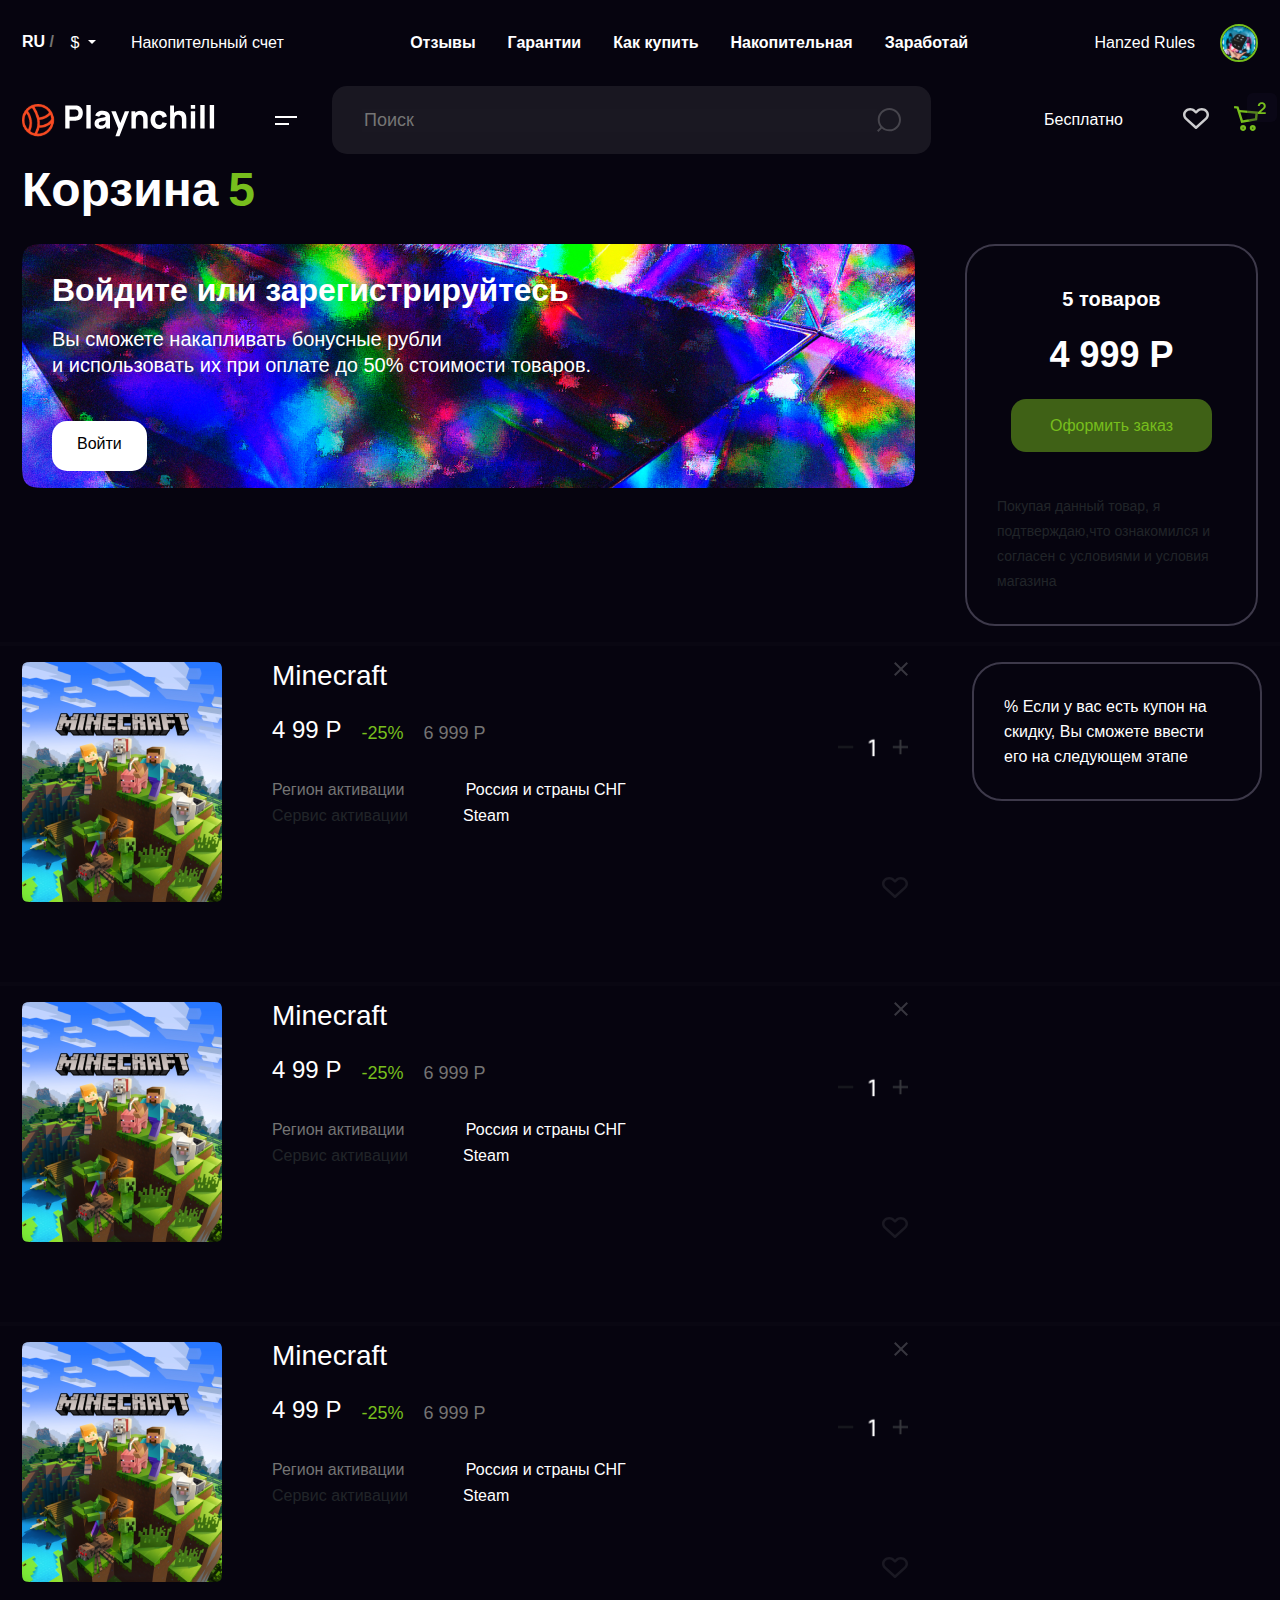
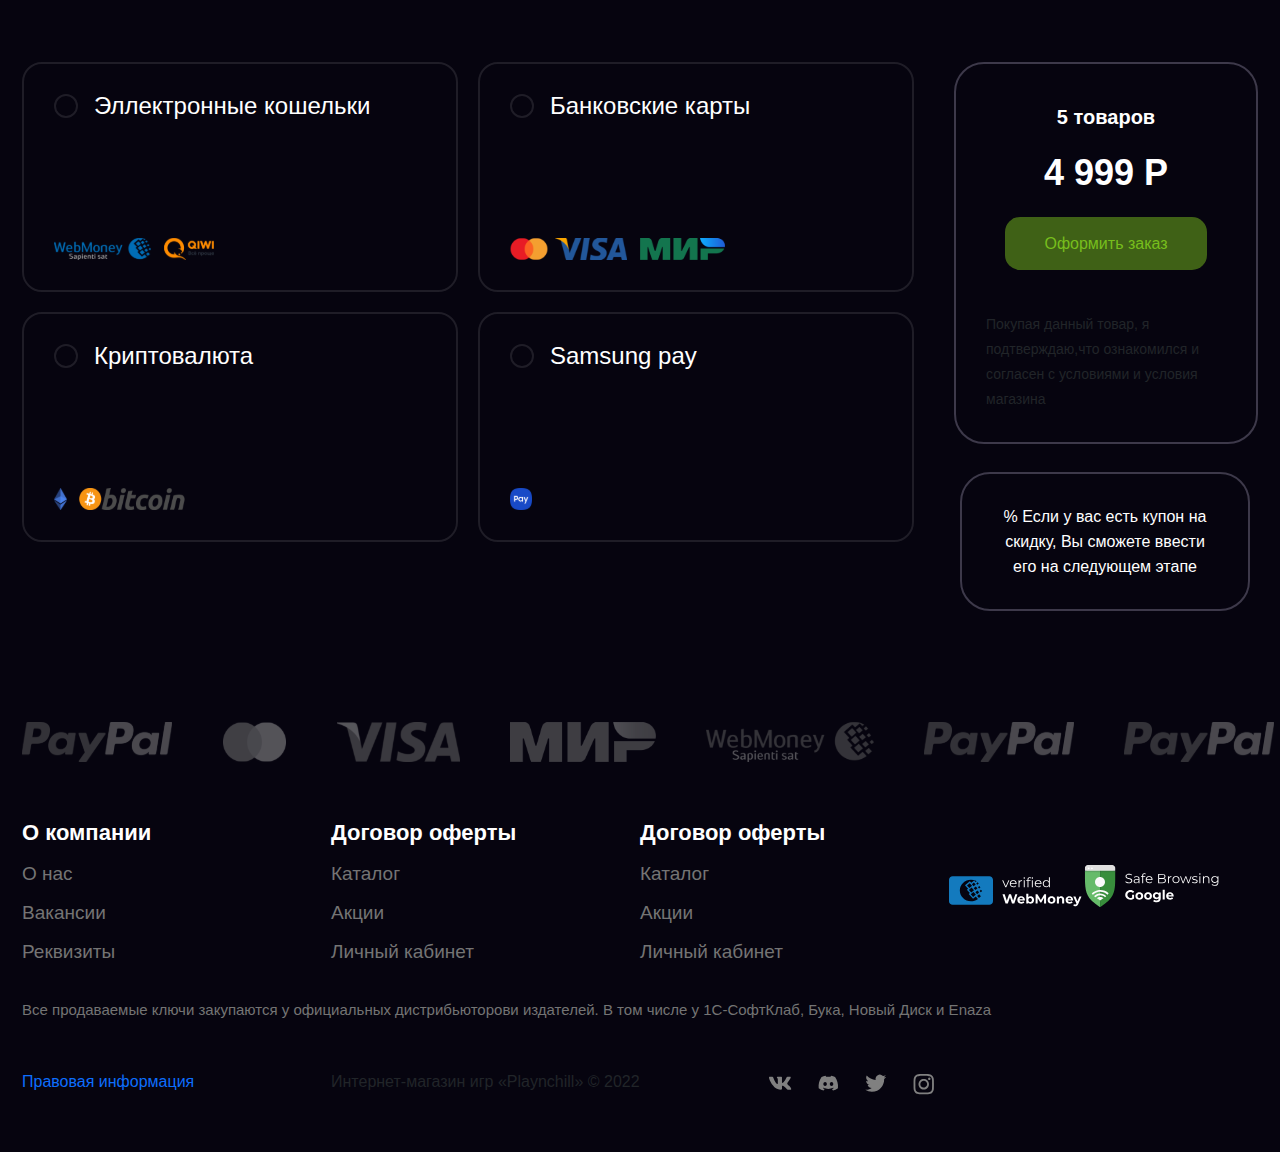
<file: pages/basket.html>
<!DOCTYPE html>
<html lang="en">
  <head>
    <meta charset="UTF-8" />
    <meta http-equiv="X-UA-Compatible" content="IE=edge" />
    <meta name="viewport" content="width=device-width, initial-scale=1.0" />
    <link rel="icon" href="../img/icons/logo.svg" />
    <title>Корзина</title>
    <link
      rel="stylesheet"
      href="	https://cdn.jsdelivr.net/npm/bootstrap@5.3.3/dist/css/bootstrap.min.css"
    />
    <link rel="stylesheet" href="../scss/style.css" />
  </head>
  <body>
    <header class="header">
      <div class="container">
        <div class="header__top">
          <div class="header__scores">
            <div class="header__lang-but">
              <span class="header__leng">RU</span>
              <span style="color: #747474" class="header__leng">/</span>

              <div class="btn-group">
                <button
                  type="button"
                  class="btn btn-danger dropdown-toggle"
                  data-bs-toggle="dropdown"
                  aria-expanded="false"
                >
                  $
                </button>
                <ul class="dropdown-menu">
                  <li><a class="dropdown-item" href="#">Русский (RU)</a></li>
                  <li><a class="dropdown-item" href="#">English (EN)</a></li>

                  <li><hr class="dropdown-divider" /></li>
                  <ul class="currency">
                    <li class="currency__link">
                      <a class="currency__li" href="#">$</a>
                    </li>
                    <li class="currency__link">
                      <a class="currency__li" href="#">€</a>
                    </li>
                    <li class="currency__link">
                      <a class="currency__li" href="#">₽</a>
                    </li>
                  </ul>
                </ul>
              </div>
            </div>

            <span class="header__score-txt">Накопительный счет</span>
          </div>
          <nav class="header__nav nav">
            <ul class="nav__list">
              <li class="nav__item">
                <a class="nav__link" href="#">Отзывы</a>
              </li>
              <li class="nav__item">
                <a class="nav__link" href="#">Гарантии</a>
              </li>
              <li class="nav__item">
                <a
                  class="nav__link"
                  href="../pages/buy.html"
                  target="_blank"
                  rel="noopener noreferrer"
                  >Как купить</a
                >
              </li>
              <li class="nav__item">
                <a class="nav__link" href="#">Накопительная</a>
              </li>
              <li class="nav__item">
                <a class="nav__link" href="#">Заработай</a>
              </li>
            </ul>
          </nav>
          <div class="header__avatar">
            <span class="header__name">Hanzed Rules</span>
            <img class="header__img" src="../img/ava.svg" alt="user" />
          </div>
        </div>
        <div class="header__bottom">
          <div class="header__logo logo">
            <a class="logo__link" href="../index.html">
              <img
                class="logo__image"
                src="../img/icons/logo.svg"
                alt="logo-Icon"
              />
              <img
                class="logo__name"
                src="../img/icons/logo-name.svg"
                alt="Playnchill"
              />
            </a>
          </div>
          <img class="header__lines" src="../img/icons/lines.svg" alt="lines" />
          <div class="header__searchbar searchbar">
            <input class="searchbar__input" placeholder="Поиск" type="text" />
            <img
              class="header__icon"
              src="../img/icons/search.svg"
              alt="search"
            />
          </div>
          <div class="header__mob-icons"></div>
          <a href="#">
            <img
              class="header__icon-mob"
              src="../img/icons/loopa.svg"
              alt="search"
            />
          </a>
          <a href="../pages/basket.html"
            ><img
              class="header__basket-mob"
              src="../img/icons/basket-mob.svg"
              alt="basket"
          /></a>

          <a class="header__free" href="#"><span>Бесплатно</span></a>
          <a href="#"
            ><img
              class="header__heart"
              src="../img/icons/heart.svg"
              alt="heart"
          /></a>

          <div class="header__basket-two basket-two">
            <a href="#">
              <img
                class="basket-two__basket"
                src="../img/icons/basket.svg"
                alt=""
              />
              <img
                class="basket-two__two-bg"
                src="../img/icons/2-bg.svg"
                alt=""
              />
            </a>
          </div>
        </div>
      </div>
    </header>

    <section class="basket">
      <div class="container">
        <div class="basket__titles">
          <h1 class="basket__title">Корзина</h1>
          <span class="basket__five">5</span>
        </div>

        <div class="basket__top-form">
          <div class="basket__sign">
            <img class="basket__png" src="../img/sign-up.png" alt="sign-up" />
            <h3 class="basket__top-text">Войдите или зарегистрируйтесь</h3>
            <p class="basket__text">
              Вы сможете накапливать <b>бонусные рубли</b>
              <br />
              и использовать их при оплате до <b>50%</b> стоимости товаров.
            </p>
            <a class="basket__link" href="#">Войти</a>
          </div>

          <aside class="checkout">
            <h3 class="checkout__title">5 товаров</h3>
            <div>
              <h3 class="checkout__subtitle">4 999 Р</h3>
              <a class="checkout__link" href="#">Оформить заказ</a>
            </div>
            <div class="checkout__txt">
              <h3 class="checkout__text">
                Покупая данный товар, я подтверждаю,что ознакомился и согласен с
                условиями и условия магазина
              </h3>
            </div>
            <!-- <div class="checkout__subtitle">
              <h3 class="checkout__subtitle">
                % Если у вас есть купон на скидку, Вы сможете ввести его на
                следующем этапе
              </h3>
            </div> -->
          </aside>
        </div>
      </div>
    </section>

    <section class="minecraft-counter">
      <hr class="line-separater" />
      <div class="container">
        <div class="minecraft-counter__row">
          <img
            class="minecraft-counter__img"
            src="../img/mine-min.png"
            alt="Minecraft"
          />
          <div class="minecraft-counter__text-row">
            <div class="minecraft-counter__title">
              <h3 class="minecraft-counter__minecraft">Minecraft</h3>
            </div>
            <div class="prices">
              <h2 class="price">4 99 Р</h2>
              <span class="percent">-25%</span>
              <span class="old-price">6 999 Р</span>
            </div>

            <div class="minecraft-counter__txt-f">
              <span>Регион активации</span>
              <span class="minecraft-counter__txt-white-m"> Россия </span>
              <span class="minecraft-counter__txt-white"
                >Россия и страны СНГ</span
              >
            </div>
            <div class="minecraft-counter__txt-s">
              <span>Сервис активации</span>
              <span class="minecraft-counter__txt-white-m"> Steam</span>
              <span class="minecraft-counter__txt-white">Steam</span>
            </div>
          </div>

          <div class="minecraft-counter__icons">
            <img class="minecraft-counter__ix" src="../img/ix.svg" alt="ix" />
            <img
              class="minecraft-counter__plus"
              src="../img/-+1.png"
              alt="plus"
            />
            <img
              class="minecraft-counter__heart"
              src="../img/icons/heart.svg"
              alt="heart"
            />

            <aside class="minecraft-counter__aside">
              <div class="minecraft-counter__text">
                <p class="minecraft-counter__txt">
                  % Если у вас есть купон на скидку, Вы сможете ввести его на
                  следующем этапе
                </p>
              </div>
            </aside>
          </div>
        </div>
      </div>
    </section>

    <section class="minecraft-counter">
      <hr class="line-separater" />
      <div class="container">
        <div class="minecraft-counter__row">
          <img
            class="minecraft-counter__img"
            src="../img/mine-min.png"
            alt="Minecraft"
          />
          <div class="minecraft-counter__text-row">
            <div class="minecraft-counter__title">
              <h3 class="minecraft-counter__minecraft">Minecraft</h3>
            </div>
            <div class="prices">
              <h2 class="price">4 99 Р</h2>
              <span class="percent">-25%</span>
              <span class="old-price">6 999 Р</span>
            </div>

            <div class="minecraft-counter__txt-f">
              <span>Регион активации</span>
              <span class="minecraft-counter__txt-white-m"> Россия </span>
              <span class="minecraft-counter__txt-white"
                >Россия и страны СНГ</span
              >
            </div>
            <div class="minecraft-counter__txt-s">
              <span>Сервис активации</span>
              <span class="minecraft-counter__txt-white-m"> Steam</span>
              <span class="minecraft-counter__txt-white">Steam</span>
            </div>
          </div>

          <div class="minecraft-counter__icons">
            <img class="minecraft-counter__ix" src="../img/ix.svg" alt="ix" />
            <img
              class="minecraft-counter__plus"
              src="../img/-+1.png"
              alt="plus"
            />
            <img
              class="minecraft-counter__heart"
              src="../img/icons/heart.svg"
              alt="heart"
            />
            <div></div>
          </div>
        </div>
      </div>
    </section>

    <section class="minecraft-counter">
      <hr class="line-separater" />
      <div class="container">
        <div class="minecraft-counter__row">
          <img
            class="minecraft-counter__img"
            src="../img/mine-min.png"
            alt="Minecraft"
          />
          <div class="minecraft-counter__text-row">
            <div class="minecraft-counter__title">
              <h3 class="minecraft-counter__minecraft">Minecraft</h3>
            </div>
            <div class="prices">
              <h2 class="price">4 99 Р</h2>
              <span class="percent">-25%</span>
              <span class="old-price">6 999 Р</span>
            </div>

            <div class="minecraft-counter__txt-f">
              <span>Регион активации</span>
              <span class="minecraft-counter__txt-white-m"> Россия </span>
              <span class="minecraft-counter__txt-white"
                >Россия и страны СНГ</span
              >
            </div>
            <div class="minecraft-counter__txt-s">
              <span>Сервис активации</span
              ><span class="minecraft-counter__txt-white-m"> Steam</span>
              <span class="minecraft-counter__txt-white"> Steam</span>
            </div>
          </div>

          <div class="minecraft-counter__icons">
            <img class="minecraft-counter__ix" src="../img/ix.svg" alt="ix" />
            <img
              class="minecraft-counter__plus"
              src="../img/-+1.png"
              alt="plus"
            />
            <img
              class="minecraft-counter__heart"
              src="../img/icons/heart.svg"
              alt="heart"
            />
            <div></div>
          </div>
        </div>
      </div>
    </section>

    <section class="wallet">
      <div class="container">
        <div>
          <div class="wallet__rows">
            <div class="wallet__choose">
              <div class="wallet__check-box"></div>

              <span class="wallet__title">Эллектронные кошельки</span>

              <img
                class="wallet__web"
                src="../img/icons/web-money.svg"
                alt="WebMoney"
              />
              <img
                class="wallet__qiwi"
                src="../img/icons/qiwi.svg"
                alt="qiwi"
              />
            </div>
            <div class="wallet__choose">
              <div class="wallet__check-box"></div>

              <span class="wallet__title">Банковские карты</span>

              <img
                class="wallet__web"
                src="../img/icons/mastercard.svg"
                alt="mastercard"
              />
              <img
                class="wallet__visa"
                src="../img/icons/visa.svg"
                alt="visa"
              />
              <img class="wallet__mir" src="../img/icons/mir.svg" alt="mir" />
            </div>
          </div>
          <div class="wallet__rows">
            <div class="wallet__choose">
              <div class="wallet__check-box"></div>

              <span class="wallet__title">Криптовалюта</span>

              <img
                class="wallet__web"
                src="../img/icons/bitcoin1.svg"
                alt="bitcoin"
              />
              <img
                class="wallet__bit"
                src="../img/icons/bitcoin.svg"
                alt="bitcoin"
              />
            </div>
            <div class="wallet__choose">
              <div class="wallet__check-box"></div>

              <span class="wallet__title">Samsung pay</span>

              <img class="wallet__web" src="../img/icons/pay.svg" alt="pay" />
            </div>
          </div>
        </div>

        <aside class="checkout">
          <h3 class="checkout__title">5 товаров</h3>
          <div>
            <h3 class="checkout__subtitle">4 999 Р</h3>
            <a class="checkout__link" href="#">Оформить заказ</a>
          </div>
          <div class="checkout__txt">
            <h3 class="checkout__text">
              Покупая данный товар, я подтверждаю,что ознакомился и согласен с
              условиями и условия магазина
            </h3>
          </div>
          <!-- <div class="checkout__subtitle">
            <h3 class="checkout__subtitle">
              % Если у вас есть купон на скидку, Вы сможете ввести его на
              следующем этапе
            </h3>
          </div> -->
          <aside class="minecraft-counter__aside">
            <div class="minecraft-counter__text">
              <p class="minecraft-counter__txt">
                % Если у вас есть купон на скидку, Вы сможете ввести его на
                следующем этапе
              </p>
            </div>
          </aside>
        </aside>
      </div>
    </section>

    <footer class="footer">
      <div class="container">
        <div class="footer__top top">
          <img
            class="top__logo"
            src="../img/img_footer/footer-img-1.svg"
            alt="PaiPal"
          />
          <img
            class="top__logo"
            src="../img/img_footer/footer-img-2.svg"
            alt="MasterCard"
          />
          <img
            class="top__logo"
            src="../img/img_footer/footer-img-3.svg"
            alt="Visa"
          />
          <img
            class="top__logo"
            src="../img/img_footer/footer-img-4.svg"
            alt="Mir"
          />
          <img
            class="top__logo"
            src="../img/img_footer/footer-img-5.svg"
            alt="WebMoney"
          />
          <img
            class="top__logo"
            src="../img/img_footer/footer-img-6.svg"
            alt="PaiPal"
          />
          <img
            class="top__logo"
            src="../img/img_footer/footer-img-7.svg"
            alt="PaiPal"
          />
        </div>
        <div class="footer__info">
          <div class="footer__column-f col-3">
            <h4 class="footer__title">О компании</h4>
            <nav class="footer__nav nav">
              <ul class="nav__list">
                <li class="nav__item">
                  <a class="nav__link" href="#">О нас</a>
                </li>
                <li class="nav__item">
                  <a class="nav__link" href="#">Вакансии</a>
                </li>
                <li class="nav__item">
                  <a class="nav__link" href="#">Реквизиты</a>
                </li>
              </ul>
            </nav>
          </div>
          <div class="footer__column col-3">
            <h4 class="footer__title">Договор оферты</h4>
            <nav class="footer__nav nav">
              <ul class="nav__list">
                <li class="nav__item">
                  <a class="nav__link" href="#">Каталог</a>
                </li>
                <li class="nav__item">
                  <a class="nav__link" href="#">Акции</a>
                </li>
                <li class="nav__item">
                  <a class="nav__link" href="#">Личный кабинет</a>
                </li>
              </ul>
            </nav>
          </div>

          <div class="footer__column col-3">
            <h4 class="footer__title">Договор оферты</h4>
            <nav class="footer__nav nav">
              <ul class="nav__list">
                <li class="nav__item">
                  <a class="nav__link" href="#">Каталог</a>
                </li>
                <li class="nav__item">
                  <a class="nav__link" href="#">Акции</a>
                </li>
                <li class="nav__item">
                  <a class="nav__link" href="#">Личный кабинет</a>
                </li>
              </ul>
            </nav>
          </div>

          <div class="footer__column safety">
            <div class="safety__icons">
              <img
                class="footer__image"
                src="../img/img_footer/webmoney.svg"
                alt="webmoney"
              />
            </div>
            <div>
              <img
                class="footer__image"
                src="../img/img_footer/google.svg"
                alt="webmoney"
              />
            </div>
          </div>
        </div>
        <span class="footer__info text"
          >Все продаваемые ключи закупаются у официальных дистрибьюторови
          издателей. В том числе у 1С-СофтКлаб, Бука, Новый Диск и Enaza</span
        >

        <div class="footer-bottom bottom-row">
          <div class="col-3">
            <a href="#" class="footer__confidencial link">
              Правовая информация
            </a>
          </div>
          <div class="col-4">
            <span class="footer__bottom__title"
              >Интернет-магазин игр «Playnchill» © 2022
            </span>
          </div>
          <div class="footer-bottom__social col-6">
            <ul class="footer__social social">
              <li class="social__item">
                <a class="social__link" href="#">
                  <svg
                    width="23"
                    height="14"
                    viewBox="0 0 23 14"
                    fill="none"
                    xmlns="http://www.w3.org/2000/svg"
                  >
                    <path
                      fill-rule="evenodd"
                      clip-rule="evenodd"
                      d="M21.7066 1.58016C21.8603 1.07475 21.7066 0.702637 20.9707 0.702637H18.5409C17.9225 0.702637 17.6374 1.02384 17.4828 1.37836C17.4828 1.37836 16.2471 4.33676 14.4967 6.25842C13.9302 6.81566 13.6728 6.99246 13.3637 6.99246C13.2091 6.99246 12.9768 6.81566 12.9768 6.30933V1.58016C12.9768 0.972928 12.8064 0.702637 12.2918 0.702637H8.47067C8.08467 0.702637 7.85233 0.984036 7.85233 1.25155C7.85233 1.82638 8.728 1.95968 8.81779 3.57772V7.09336C8.81779 7.86443 8.67616 8.0042 8.36699 8.0042C7.54316 8.0042 5.53912 5.03192 4.34965 1.63107C4.11916 0.969225 3.8859 0.702637 3.26478 0.702637H0.833089C0.138848 0.702637 0 1.02384 0 1.37836C0 2.00966 0.823833 5.14578 3.83684 9.29364C5.84551 12.1261 8.67338 13.6618 11.2495 13.6618C12.7944 13.6618 12.9851 13.3212 12.9851 12.7334V10.5923C12.9851 9.91012 13.1313 9.77405 13.621 9.77405C13.982 9.77405 14.5994 9.95178 16.0416 11.3171C17.6893 12.9361 17.9605 13.6618 18.888 13.6618H21.3178C22.0121 13.6618 22.3601 13.3212 22.1602 12.6473C21.9399 11.9771 21.1531 11.0042 20.1098 9.84996C19.5433 9.19274 18.6936 8.48461 18.4353 8.13009C18.0753 7.67559 18.178 7.47287 18.4353 7.06836C18.4353 7.06836 21.3974 2.97142 21.7057 1.58016H21.7066Z"
                      fill="gray"
                    />
                  </svg>
                </a>
              </li>
              <li class="social__item">
                <a class="social__link" href="#">
                  <svg
                    width="21"
                    height="16"
                    viewBox="0 0 21 16"
                    fill="#77BE1D"
                    xmlns="http://www.w3.org/2000/svg"
                  >
                    <path
                      d="M17.0458 2.00802C15.8147 1.43411 14.4818 1.01757 13.0933 0.776898C13.0811 0.776509 13.069 0.778793 13.0578 0.783591C13.0466 0.788389 13.0366 0.795584 13.0285 0.804668C12.8619 1.11013 12.6675 1.50817 12.5379 1.81363C11.0652 1.59147 9.56745 1.59147 8.09474 1.81363C7.96515 1.49891 7.77076 1.11013 7.59488 0.804668C7.58563 0.786155 7.55786 0.776898 7.53009 0.776898C6.1416 1.01757 4.81792 1.43411 3.57754 2.00802C3.56828 2.00802 3.55903 2.01728 3.54977 2.02653C1.03199 5.79395 0.33775 9.45954 0.680242 13.0881C0.680242 13.1066 0.689499 13.1251 0.708012 13.1344C2.37419 14.3563 3.97557 15.0968 5.55844 15.5874C5.58621 15.5966 5.61398 15.5874 5.62324 15.5689C5.9935 15.0597 6.32674 14.5229 6.61369 13.9582C6.6322 13.9212 6.61369 13.8842 6.57666 13.8749C6.04904 13.6713 5.54919 13.4306 5.05859 13.1529C5.02156 13.1344 5.02156 13.0788 5.04933 13.0511C5.15115 12.977 5.25298 12.8937 5.3548 12.8197C5.37331 12.8012 5.40108 12.8012 5.41959 12.8104C8.60385 14.2637 12.038 14.2637 15.1853 12.8104C15.2038 12.8012 15.2315 12.8012 15.25 12.8197C15.3519 12.903 15.4537 12.977 15.5555 13.0603C15.5925 13.0881 15.5925 13.1436 15.5463 13.1622C15.0649 13.4491 14.5558 13.6805 14.0282 13.8842C13.9912 13.8934 13.9819 13.9397 13.9912 13.9675C14.2874 14.5321 14.6206 15.069 14.9816 15.5781C15.0094 15.5874 15.0371 15.5966 15.0649 15.5874C16.657 15.0968 18.2584 14.3563 19.9246 13.1344C19.9431 13.1251 19.9524 13.1066 19.9524 13.0881C20.3597 8.89489 19.2766 5.25707 17.0828 2.02653C17.0736 2.01728 17.0643 2.00802 17.0458 2.00802ZM7.09503 10.8758C6.14161 10.8758 5.34554 9.99642 5.34554 8.9134C5.34554 7.83039 6.12309 6.95101 7.09503 6.95101C8.07622 6.95101 8.85377 7.83964 8.84452 8.9134C8.84452 9.99642 8.06697 10.8758 7.09503 10.8758ZM13.5468 10.8758C12.5934 10.8758 11.7974 9.99642 11.7974 8.9134C11.7974 7.83039 12.5749 6.95101 13.5468 6.95101C14.528 6.95101 15.3056 7.83964 15.2963 8.9134C15.2963 9.99642 14.528 10.8758 13.5468 10.8758Z"
                      fill="gray"
                    />
                  </svg>
                </a>
              </li>
              <li class="social__item">
                <a class="social__link" href="#">
                  <svg
                    width="22"
                    height="18"
                    viewBox="0 0 22 18"
                    fill="#77be1d"
                    xmlns="http://www.w3.org/2000/svg"
                  >
                    <path
                      d="M21.3021 2.64441C20.5292 2.98691 19.6989 3.21832 18.826 3.32292C19.7266 2.784 20.4005 1.93579 20.7217 0.936581C19.8755 1.4392 18.9494 1.79299 17.9836 1.98257C17.3342 1.28913 16.4739 0.829507 15.5365 0.675059C14.599 0.520612 13.6368 0.679981 12.7993 1.12843C11.9617 1.57687 11.2956 2.2893 10.9044 3.1551C10.5132 4.0209 10.4187 4.99164 10.6358 5.9166C8.92117 5.83051 7.24383 5.38486 5.71261 4.60857C4.18139 3.83227 2.83051 2.74268 1.74764 1.41052C1.37738 2.04922 1.16448 2.78974 1.16448 3.5784C1.16406 4.28837 1.3389 4.98747 1.67348 5.61367C2.00805 6.23986 2.49202 6.77379 3.08243 7.16809C2.39771 7.1463 1.72808 6.96128 1.1293 6.62843V6.68397C1.12923 7.67974 1.47368 8.64486 2.10419 9.41558C2.7347 10.1863 3.61244 10.7151 4.58847 10.9124C3.95327 11.0843 3.28732 11.1096 2.6409 10.9864C2.91628 11.8432 3.45269 12.5924 4.17505 13.1292C4.8974 13.666 5.76953 13.9635 6.66935 13.98C5.14186 15.1791 3.25543 15.8295 1.31351 15.8267C0.969517 15.8268 0.625817 15.8067 0.28418 15.7665C2.25534 17.0339 4.54991 17.7065 6.89335 17.7039C14.8262 17.7039 19.1629 11.1336 19.1629 5.43526C19.1629 5.25013 19.1583 5.06315 19.1499 4.87802C19.9935 4.26799 20.7216 3.51258 21.3002 2.64719L21.3021 2.64441Z"
                      fill="gray"
                    />
                  </svg>
                </a>
              </li>
              <li class="social__item">
                <a class="social__link" href="#">
                  <svg
                    width="21"
                    height="21"
                    viewBox="0 0 21 21"
                    fill="none"
                    xmlns="http://www.w3.org/2000/svg"
                  >
                    <path
                      fill-rule="evenodd"
                      clip-rule="evenodd"
                      d="M6.53514 0.0610932C7.62093 0.0111078 7.96713 0 10.733 0C13.4988 0 13.845 0.0120335 14.9299 0.0610932C16.0148 0.110153 16.7553 0.28325 17.4032 0.534103C18.0818 0.790509 18.6973 1.19132 19.2064 1.70968C19.7248 2.21787 20.1247 2.8325 20.3802 3.51193C20.6319 4.15989 20.8041 4.90042 20.8541 5.98343C20.9041 7.07108 20.9152 7.41727 20.9152 10.1822C20.9152 12.9481 20.9032 13.2943 20.8541 14.38C20.805 15.4631 20.6319 16.2036 20.3802 16.8515C20.1247 17.5311 19.7241 18.1467 19.2064 18.6556C18.6973 19.174 18.0818 19.5739 17.4032 19.8294C16.7553 20.0812 16.0148 20.2533 14.9318 20.3033C13.845 20.3533 13.4988 20.3644 10.733 20.3644C7.96713 20.3644 7.62093 20.3524 6.53514 20.3033C5.45212 20.2542 4.7116 20.0812 4.06364 19.8294C3.38414 19.5739 2.76848 19.1733 2.25954 18.6556C1.74152 18.1472 1.34066 17.5318 1.08488 16.8525C0.834032 16.2045 0.66186 15.464 0.611874 14.381C0.561889 13.2933 0.550781 12.9471 0.550781 10.1822C0.550781 7.41635 0.562815 7.07015 0.611874 5.98528C0.660934 4.90042 0.834032 4.15989 1.08488 3.51193C1.34103 2.83258 1.74221 2.21723 2.26047 1.70876C2.76869 1.19086 3.38372 0.789994 4.06272 0.534103C4.71067 0.28325 5.4512 0.111079 6.53421 0.0610932H6.53514ZM14.8475 1.89389C13.7738 1.84483 13.4516 1.83465 10.733 1.83465C8.01433 1.83465 7.69221 1.84483 6.61845 1.89389C5.62522 1.93925 5.08649 2.10494 4.72733 2.24471C4.25247 2.42984 3.91276 2.64922 3.55638 3.0056C3.21856 3.33426 2.95858 3.73435 2.79549 4.17655C2.65572 4.53571 2.49003 5.07444 2.44467 6.06767C2.39561 7.14143 2.38543 7.46355 2.38543 10.1822C2.38543 12.9008 2.39561 13.223 2.44467 14.2967C2.49003 15.29 2.65572 15.8287 2.79549 16.1878C2.95841 16.6294 3.21852 17.0302 3.55638 17.3588C3.88499 17.6967 4.2858 17.9568 4.72733 18.1197C5.08649 18.2595 5.62522 18.4252 6.61845 18.4705C7.69221 18.5196 8.01341 18.5298 10.733 18.5298C13.4526 18.5298 13.7738 18.5196 14.8475 18.4705C15.8407 18.4252 16.3795 18.2595 16.7386 18.1197C17.2135 17.9346 17.5532 17.7152 17.9096 17.3588C18.2474 17.0302 18.5076 16.6294 18.6705 16.1878C18.8102 15.8287 18.9759 15.29 19.0213 14.2967C19.0704 13.223 19.0805 12.9008 19.0805 10.1822C19.0805 7.46355 19.0704 7.14143 19.0213 6.06767C18.9759 5.07444 18.8102 4.53571 18.6705 4.17655C18.4853 3.70169 18.266 3.36198 17.9096 3.0056C17.5809 2.6678 17.1808 2.40782 16.7386 2.24471C16.3795 2.10494 15.8407 1.93925 14.8475 1.89389ZM9.43244 13.3211C10.1588 13.6234 10.9675 13.6643 11.7206 13.4365C12.4737 13.2088 13.1243 12.7267 13.5614 12.0726C13.9985 11.4185 14.195 10.6329 14.1172 9.84999C14.0395 9.0671 13.6923 8.33549 13.1351 7.78013C12.7798 7.42512 12.3503 7.15329 11.8774 6.9842C11.4045 6.81512 10.9 6.75298 10.4002 6.80228C9.90041 6.85158 9.41777 7.01107 8.98702 7.26929C8.55626 7.5275 8.18812 7.87801 7.90909 8.29558C7.63006 8.71315 7.44708 9.18739 7.37333 9.68416C7.29958 10.1809 7.3369 10.6879 7.48258 11.1685C7.62827 11.6491 7.87871 12.0915 8.21587 12.4637C8.55303 12.8359 8.96852 13.1287 9.43244 13.3211ZM7.03222 6.48143C7.51821 5.99544 8.09516 5.60993 8.73014 5.34692C9.36512 5.0839 10.0457 4.94853 10.733 4.94853C11.4203 4.94853 12.1008 5.0839 12.7358 5.34692C13.3708 5.60993 13.9478 5.99544 14.4338 6.48143C14.9197 6.96743 15.3053 7.54438 15.5683 8.17936C15.8313 8.81434 15.9667 9.49491 15.9667 10.1822C15.9667 10.8695 15.8313 11.5501 15.5683 12.185C15.3053 12.82 14.9197 13.397 14.4338 13.883C13.4522 14.8645 12.121 15.4159 10.733 15.4159C9.34492 15.4159 8.01372 14.8645 7.03222 13.883C6.05071 12.9015 5.49931 11.5703 5.49931 10.1822C5.49931 8.79414 6.05071 7.46294 7.03222 6.48143ZM17.1274 5.72795C17.2478 5.61434 17.3442 5.47773 17.4109 5.32619C17.4776 5.17466 17.5132 5.01128 17.5156 4.84574C17.5181 4.68019 17.4872 4.51585 17.425 4.36243C17.3627 4.20902 17.2704 4.06965 17.1533 3.95258C17.0362 3.83551 16.8969 3.74312 16.7434 3.68088C16.59 3.61864 16.4257 3.58782 16.2601 3.59023C16.0946 3.59264 15.9312 3.62825 15.7797 3.69493C15.6281 3.76162 15.4915 3.85803 15.3779 3.97846C15.157 4.21268 15.036 4.52379 15.0407 4.84574C15.0454 5.16769 15.1754 5.47514 15.4031 5.70281C15.6307 5.93049 15.9382 6.06047 16.2601 6.06517C16.5821 6.06986 16.8932 5.94889 17.1274 5.72795Z"
                      fill="gray"
                    />
                  </svg>
                </a>
              </li>
            </ul>
          </div>
        </div>
      </div>
    </footer>
  </body>
</html>
</file>
<file: scss/style.css>
/* http://meyerweb.com/eric/tools/css/reset/ 
   v2.0 | 20110126
   License: none (public domain)
*/
html,
body,
div,
span,
applet,
object,
iframe,
h1,
h2,
h3,
h4,
h5,
h6,
p,
blockquote,
pre,
a,
abbr,
acronym,
address,
big,
cite,
code,
del,
dfn,
em,
img,
ins,
kbd,
q,
s,
samp,
small,
strike,
strong,
sub,
sup,
tt,
var,
b,
u,
i,
center,
dl,
dt,
dd,
ol,
ul,
li,
fieldset,
form,
label,
legend,
table,
caption,
tbody,
tfoot,
thead,
tr,
th,
td,
article,
aside,
canvas,
details,
embed,
figure,
figcaption,
footer,
header,
hgroup,
menu,
nav,
output,
ruby,
section,
summary,
time,
mark,
audio,
video {
  margin: 0;
  padding: 0;
  border: 0;
  font-size: 100%;
  font: inherit;
  vertical-align: baseline;
}

/* HTML5 display-role reset for older browsers */
article,
aside,
details,
figcaption,
figure,
footer,
header,
hgroup,
menu,
nav,
section {
  display: block;
}

body {
  line-height: 1;
}

ol,
ul {
  list-style: none;
}

blockquote,
q {
  quotes: none;
}

blockquote:before,
blockquote:after,
q:before,
q:after {
  content: "";
  content: none;
}

table {
  border-collapse: collapse;
  border-spacing: 0;
}

.header {
  padding: 24px 0 12px;
  display: flex;
}
.header__top {
  display: flex;
  align-items: center;
  justify-content: space-between;
}
.header__bottom {
  padding-top: 24px;
  display: flex;
  align-items: center;
}
.header .btn {
  background: none;
  border: none;
}
.header .btn:hover {
  background-color: #77be1d;
  border-color: #77be1d;
}
.header .dropdown-menu.show {
  display: block;
  background-color: #100d18;
}
.header .dropdown-item {
  color: #ffffff;
  background-color: #171320;
  border-radius: 5px;
  padding: 10px 5px;
}
.header .dropdown-item:hover {
  background-color: #77be1d;
}
.header .currency {
  display: flex;
  justify-content: space-around;
  color: #ffffff;
}
.header .currency__link {
  background: #171320;
}
.header .currency__li {
  color: #ffffff;
  text-decoration: none;
  background-color: #171320;
  padding: 4px 12px;
  border-radius: 5px;
}
.header .currency__li:hover {
  background-color: #77be1d;
}
.header__scores {
  display: flex;
  align-items: center;
}
.header__score-txt {
  padding-left: 23px;
}
.header__lang-but, .header__score {
  color: #ffffff;
  font-size: 16px;
  font-weight: 600;
}
.header .nav__list {
  display: flex;
}
.header .nav__link {
  color: #ffffff;
  font-size: 16px;
  font-weight: 600;
  text-decoration: none;
}
.header .nav__item {
  padding-right: 32px;
}
.header .nav__item:last-child {
  padding-right: 0;
}
.header__img {
  border: 2px solid #77be1d;
  border-radius: 50px;
}
.header .searchbar {
  display: flex;
  align-items: center;
  background-color: rgba(196, 196, 196, 0.1);
  padding: 22px 30px;
  margin-right: 60px;
  width: 648px;
  border-radius: 15px;
}
.header .searchbar__input {
  font-size: 18px;
  font-weight: 400;
  background-color: inherit;
  border: none;
  outline: none;
  color: #ffffff;
  width: 100%;
  background-color: rgba(196, 196, 196, 0.01);
}
.header .searchbar__icon {
  margin-left: 30px;
  cursor: pointer;
  width: 30px;
  height: 30px;
  transition: 0.3s;
}
.header .searchbar__icon:hover {
  transform: scale(1.2);
}
.header__icon-mob {
  visibility: hidden;
}
.header__basket-mob {
  visibility: hidden;
}
.header__logo {
  padding-right: 60px;
}
.header__lines {
  padding-right: 35px;
}
.header__free {
  padding-right: 60px;
  text-decoration: none;
  color: #ffffff;
}
.header__heart {
  padding-right: 25px;
}
.header .basket-two {
  position: relative;
}
.header .basket-two__two-bg {
  position: absolute;
  top: -13px;
  left: 13px;
}
.header__scores {
  color: #ffffff;
}
.header__avatar {
  display: flex;
  align-items: center;
}
.header__name {
  padding-right: 25px;
  color: #ffffff;
}

.logo__image {
  padding-right: 10px;
}
.logo__link {
  display: flex;
}

@media screen and (max-width: 560px) {
  .header {
    margin-top: -30px;
  }
}
@media screen and (max-width: 560px) and (max-width: 560px) {
  .header__top {
    display: none;
  }
}
@media screen and (max-width: 560px) and (max-width: 560px) {
  .header__free {
    display: none;
  }
}
@media screen and (max-width: 560px) and (max-width: 560px) {
  .header__heart {
    display: none;
  }
}
@media screen and (max-width: 560px) and (max-width: 560px) {
  .header__icon-mob {
    visibility: inherit;
    width: 20px;
    height: 20px;
    cursor: pointer;
    opacity: 0.6;
  }
  .header__icon-mob:hover {
    transform: scale(1.5);
    opacity: 1;
  }
}
@media screen and (max-width: 560px) and (max-width: 560px) {
  .header__basket-mob {
    visibility: inherit;
    padding-left: 10px;
    cursor: pointer;
    opacity: 0.6;
  }
  .header__basket-mob:hover {
    transform: scale(1.5);
    opacity: 1;
  }
}
@media screen and (max-width: 560px) and (max-width: 560px) {
  .header__basket-two {
    display: none;
    margin-right: 100px;
  }
}
@media screen and (max-width: 560px) and (max-width: 560px) {
  .header__mob-icons {
    visibility: visible;
    margin-right: -40px;
  }
}

@media screen and (max-width: 560px) {
  .searchbar {
    display: none;
    visibility: hidden;
  }
}

@media screen and (max-width: 560px) {
  .header__bottom {
    display: flex;
  }
}

.footer__top {
  display: flex;
  padding-top: 160px;
}
.footer__title {
  color: #ffffff;
  font-size: 22px;
  font-weight: 600;
}
.footer .nav__item {
  padding-top: 20px;
}
.footer .nav__link {
  text-decoration: none;
  color: #747474;
  font-size: 19px;
  font-weight: 400;
}
.footer__info {
  display: flex;
  padding-top: 60px;
}
.footer .link {
  text-decoration: none;
}
.footer .text {
  padding-top: 41px;
  color: #747474;
  font-size: 15px;
  font-weight: 400;
}
.footer .safety {
  display: flex;
  align-items: center;
}
.footer .bottom-row {
  display: flex;
  padding: 57px 0;
}
.footer .social {
  display: flex;
}
.footer .social__link path {
  transition: fill 0.3s ease;
}
.footer .social__link:hover path {
  fill: #77be1d;
}
.footer .social__item {
  padding-left: 26px;
}

.footer__column col-3 {
  padding-right: 165px;
}

.top__logo {
  padding-right: 50px;
}

@media screen and (max-width: 560px) {
  .footer__info {
    display: block;
  }
}
@media screen and (max-width: 560px) {
  .footer__column {
    display: none;
    text-align: center;
    justify-content: center;
    margin-top: 50px;
  }
}
@media screen and (max-width: 560px) {
  .footer__column-f {
    margin-left: 40%;
    text-align: center;
  }
}

@media screen and (max-width: 560px) {
  .footer__top {
    overflow-x: hidden;
  }
}

@media screen and (max-width: 560px) {
  .top__logo {
    padding-right: 12px;
    margin-top: 50px;
  }
}

.hero {
  padding-top: 40px;
}
.hero__poster {
  position: relative;
}
.hero__image {
  opacity: 0.6;
}
.hero__nfs-logo {
  position: absolute;
  left: 120px;
  top: 176px;
  width: 221px;
  height: 65px;
}
.hero__nfs-txt {
  position: absolute;
  left: 120px;
  top: 261px;
  color: #ffffff;
  font-size: 24px;
  font-weight: 400;
  max-width: 592px;
  line-height: 38.4px;
}
.hero__prices {
  display: flex;
  position: absolute;
  top: 415px;
  left: 120px;
}
.hero__price {
  font-size: 32px;
  font-weight: 800;
  color: #ffffff;
}
.hero__percent {
  padding-top: 10px;
  padding-left: 18px;
  font-size: 20px;
  font-weight: 800;
  color: #77be1d;
}
.hero__old-price {
  padding-top: 10px;
  padding-left: 19px;
  font-size: 20px;
  font-weight: 600;
  color: #747474;
}
.hero__buttons {
  position: absolute;
  left: 120px;
  top: 520px;
}
.hero__white-btn {
  color: #000;
  background-color: #ffffff;
  border-radius: 15px;
  padding: 25px 40px;
  text-decoration: none;
  font-size: 18px;
  font-weight: 600;
  margin-right: 10px;
}
.hero__grey-btn {
  color: #ffffff;
  background-color: rgba(255, 255, 255, 0.1);
  border-radius: 15px;
  padding: 25px 40px;
  text-decoration: none;
  font-size: 18px;
  font-weight: 600;
}
.hero .swiper {
  width: 100%;
  height: 100%;
  visibility: visible;
}
.hero .swiper-wapper {
  visibility: visible;
}

@media screen and (max-width: 560px) {
  .hero__nfs-txt {
    left: 50px;
  }
}
@media screen and (max-width: 560px) {
  .hero__nfs-logo {
    left: 50px;
  }
}
@media screen and (max-width: 560px) {
  .hero__prices {
    left: 50px;
    top: 430px;
  }
}
@media screen and (max-width: 560px) {
  .hero__buttons {
    left: 50px;
    top: 520px;
  }
}

@media screen and (max-width: 560px) {
  .swiper-button-next,
.swiper-button-prev {
    display: none;
  }
}

.game {
  padding-top: 100px;
}
.game__top-four {
  display: flex;
}
.game__rows {
  padding-top: 20px;
}
.game__nav-ul {
  display: flex;
  padding-right: 30px;
}
.game__nav-ul:last-child {
  padding-right: 0;
}
.game__navig {
  margin-bottom: 60px;
}
.game__nav-li {
  padding-right: 30px;
}
.game__nav-li:hover {
  cursor: pointer;
}
.game__nav-li:hover .game__nav-link {
  color: #77be1d;
  text-decoration: underline;
}
@media screen and (max-width: 560px) {
  .game__nav-li {
    padding-right: 20px;
  }
}
.game__nav-link {
  color: #747474;
  text-decoration: none;
  font-size: 20px;
  font-weight: 500;
}
.game__title {
  font-size: 32px;
  font-weight: 600;
  color: #ffffff;
}
.game__light-icon {
  margin: 7px 10px;
  width: 17px;
  height: 22px;
}
.game__rows {
  display: flex;
  justify-content: space-between;
}
.game__light-4 {
  position: absolute;
  top: 20px;
  left: 20px;
}
.game__bestselle {
  position: absolute;
  top: 20px;
  left: 150px;
}
.game__link-basket, .game__link-basket-min {
  position: absolute;
  top: 370px;
  left: 20px;
  background-color: #77be1d;
  padding: 17px 85px 23px;
  border-radius: 12px;
  color: #ffffff;
  font-size: 18px;
  font-weight: 700;
  text-decoration: none;
  transform: translate(0%, -50%) scale(0);
  transition: 0.3s;
}
.game__el {
  position: relative;
}
.game__el:hover {
  cursor: pointer;
}
.game__el:hover .game__link-basket {
  transform: translate(0%, 0%) scale(1);
}
.game__el:hover .game__link-basket-min {
  transform: translate(0px, -70%) scale(1);
}
.game__prices {
  margin-top: 20px;
  display: flex;
  margin-left: 20px;
  gap: 20px;
}
.game__price {
  font-size: 24px;
  font-weight: 500;
  color: #ffffff;
}
.game__percent {
  padding-top: 6px;
  font-size: 18px;
  font-weight: 500;
  color: #77be1d;
}
.game__old-price {
  padding-top: 6px;
  font-size: 18px;
  font-weight: 400;
  color: #747474;
}
.game__info {
  margin: 20px;
  color: #ffffff;
  font-size: 16px;
  font-weight: 400;
  line-height: 20.8px;
}
.game__circle {
  border-radius: 50%;
  width: 14px;
  height: 14px;
  background-color: #3d394a;
  margin-left: 20px;
}
.game__bust {
  color: #747474;
  font-size: 14px;
  font-weight: 500;
  padding-left: 10px;
}
.game__origin {
  color: #747474;
  font-size: 14px;
  font-weight: 500;
  padding-left: 10px;
}
.game__info-under {
  display: flex;
  align-items: center;
  margin-top: 20px;
}
.game__but {
  margin: 40px auto;
  padding: 26px 545px;
  border: 2px solid rgba(196, 196, 196, 0.1);
  background: none;
  border-radius: 15px;
  color: #4277ff;
}

@media screen and (max-width: 560px) {
  .game__rows {
    display: flex;
    flex-direction: column;
  }
  .game__el {
    display: flex;
    padding-top: 10px;
  }
  .game__image {
    width: 200px;
  }
  .game__link-basket, .game__link-basket-min {
    display: none;
  }
  .game__bestselle {
    display: none;
  }
  .game__but {
    padding: 26px 195px;
    font-size: 16px;
  }
}

.game__catalog-but {
  padding: 0;
}

.minecraft {
  padding-top: 46px;
}
.minecraft .container {
  display: flex;
  gap: 10px;
}
.minecraft .swiper {
  width: 100%;
  height: 100%;
}
.minecraft .swiper-slide {
  display: flex;
  justify-content: center;
  align-items: center;
}
.minecraft .minecraft__row {
  display: flex;
  width: 100%;
  height: 100%;
  -o-object-fit: cover;
     object-fit: cover;
  gap: 30px;
}
.minecraft__bg-gr {
  position: relative;
  background: linear-gradient(to bottom right, #1dbe53, #ace238);
  width: 620px;
  height: 360px;
  border-radius: 15px;
  padding-right: 30px;
}
.minecraft__creeper {
  position: absolute;
  top: -55px;
  right: 30px;
}
.minecraft__title {
  font-size: 36px;
  font-weight: 800;
  color: #ffffff;
  padding: 40px 0 0 40px;
  width: 410px;
  line-height: 43.2px;
  z-index: 2;
}
.minecraft .price {
  margin-left: 30px;
}
.minecraft .percent {
  color: #fda828;
}
.minecraft__buttons {
  margin-top: 115px;
  margin-left: 40px;
}
.minecraft__buttons:hover {
  cursor: pointer;
}
.minecraft__buttons:hover .minecraft__grey-btn {
  background-color: rgba(255, 255, 255, 0.1);
}
.minecraft__white-btn {
  color: #ffffff;
  background-color: rgba(255, 255, 255, 0.1);
  border-radius: 15px;
  padding: 20px 40px;
  text-decoration: none;
  font-size: 18px;
  font-weight: 800;
}
.minecraft__grey-btn {
  color: #ffffff;
  background-color: rgba(255, 255, 255, 0);
  border-radius: 15px;
  padding: 20px 40px;
  text-decoration: none;
  font-size: 18px;
  font-weight: 800;
}
.minecraft__warriars {
  position: absolute;
  top: -110px;
  right: -160px;
  z-index: 0;
}
.minecraft__bg-or {
  position: relative;
  background: linear-gradient(to bottom right, #ff3d23, #fda828);
  width: 620px;
  height: 360px;
  border-radius: 15px;
}

@media screen and (max-width: 560px) {
  .minecraft__bg-gr {
    max-width: 530px;
    max-height: 100%;
  }
}

.stock__rows {
  display: flex;
  gap: 20px;
  padding-top: 20px;
}
.stock__top {
  display: flex;
  align-items: center;
}
.stock__title {
  color: #ffffff;
  font-size: 32px;
  font-weight: 600;
  padding-right: 10px;
}
.stock__pr {
  color: #77be1d;
  font-size: 32px;
  font-weight: 600;
}
.stock__cola {
  padding-top: 70px;
}

@media screen and (max-width: 560px) {
  .stock__rows {
    display: flex;
    flex-direction: column;
  }
  .stock__cola {
    width: 535px;
    height: 150px;
  }
}

.blog {
  padding: 70px 0 70px;
}
.blog__title {
  color: #ffffff;
  font-size: 32px;
  font-weight: 600;
  padding-bottom: 20px;
}
.blog__row {
  display: flex;
  flex-direction: column;
}
.blog__rows {
  display: flex;
  gap: 20px;
}
.blog__image {
  width: 407px;
  height: 266px;
  padding-bottom: 20px;
}
.blog__question {
  color: #ffffff;
  font-size: 20px;
  font-weight: 600;
  padding-bottom: 10px;
  margin-left: 20px;
}
.blog__answer {
  color: #ffffff;
  font-size: 18px;
  font-weight: 400;
  margin-left: 20px;
  max-width: 366px;
  line-height: 23.4px;
  padding-bottom: 20px;
}
.blog__time {
  color: #747474;
  font-size: 16px;
  font-weight: 400;
  margin-left: 20px;
}

@media screen and (max-width: 650px) {
  .blog__rows {
    flex-direction: column;
    align-items: center;
  }
}

.squad .container {
  max-width: 1260px;
  width: 100%;
  display: flex;
  position: relative;
}
.squad__image {
  padding-right: 10px;
  margin: 70px 0;
}
.squad__bg {
  position: absolute;
  right: -350px;
  top: -220px;
  z-index: -1;
  -o-object-fit: contain;
     object-fit: contain;
}
.squad__info {
  margin-top: 70px;
}
.squad__logo {
  max-width: 350px;
  max-height: 464px;
}
.squad__title {
  font-size: 40px;
  font-weight: 800;
  color: #ffffff;
  padding-top: 45px;
}
.squad .box {
  display: flex;
  align-items: center;
  padding: 20px 0 20px 0;
}
.squad .buy_squad {
  background-color: #77be1d;
  width: 8px;
  height: 8px;
  border-radius: 50px;
  margin-right: 9px;
}
.squad__stock {
  font-size: 14px;
  font-weight: 400;
  color: #ffffff;
}
.squad__posters {
  margin-top: 85px;
  padding-bottom: 71px;
}
.squad__image {
  max-width: 297px;
  max-height: 167px;
}
.squad__new {
  color: #ffffff;
  font-size: 36px;
  font-weight: 700;
}
.squad__discount {
  color: #77be1d;
  font-size: 24px;
  font-weight: 700;
}
.squad .info {
  display: flex;
  justify-content: space-between;
  align-items: center;
  padding: 20px 0 20px 0;
}
.squad .purchase-row {
  display: flex;
}
.squad__old {
  color: #747474;
  font-size: 24px;
  font-weight: 700;
}
.squad .buy {
  border-radius: 15px;
  border: solid;
  width: 142px;
  height: 73px;
  display: flex;
  align-items: center;
  justify-content: center;
}
.squad .buy:hover {
  cursor: pointer;
  background-color: #77be1d;
}
.squad .buy__title {
  text-decoration: none;
  font-size: 18px;
  font-weight: 600;
  color: #ffffff;
}
.squad .basket {
  border-radius: 15px;
  border: solid;
  width: 142px;
  height: 73px;
  display: flex;
  align-items: center;
  justify-content: center;
  margin-left: 10px;
}
.squad .basket:hover {
  cursor: pointer;
  background-color: #77be1d;
}
.squad .basket__title {
  font-size: 18px;
  font-weight: 600;
  color: #ffffff;
  text-decoration: none;
}
.squad .like {
  border-radius: 50%;
  width: 49px;
  height: 49px;
  display: flex;
  align-items: center;
  justify-content: center;
  color: solid;
  margin: 12px 0 12px 20px;
}
.squad .like:hover {
  cursor: pointer;
  background-color: #77be1d;
}
.squad .details {
  padding-top: 40px;
}
.squad__details-characteristics {
  padding-top: 40px;
}
.squad__details-characteristics__title, .squad__details-characteristics__subtitle {
  color: #ffffff;
  padding-top: 8px;
}
.squad .link {
  border-radius: 15px;
  border: solid 1px;
  max-width: 284px;
  height: 66px;
  display: flex;
  align-items: center;
  justify-content: center;
  margin-top: 40px;
}
.squad .link__title {
  text-decoration: none;
  color: #ffffff;
  padding: 18px 25px 22px;
}
.squad .link__title:hover {
  cursor: pointer;
  color: #77be1d;
}
.squad .quality__title {
  color: #ffffff;
  align-self: center;
  padding-left: 10px;
}
.squad__delivery {
  display: flex;
  align-self: center;
}
.squad__delivery .quality {
  margin-left: 39px;
  padding-top: 38px;
}
.squad-row {
  margin-top: 120 5px;
  width: 100%;
  max-height: 29px;
}
.squad__nav-story {
  padding-top: 100px;
}
.squad__nav-story__title {
  color: #ffffff;
  font-size: 24px;
  font-weight: 600;
}
.squad__nav-story__description {
  padding-top: 15px;
  color: #747474;
  font-size: 17px;
  font-weight: 400;
  line-height: 30px;
}
.squad__nav-ul {
  display: flex;
}
.squad__nav-li {
  padding-right: 46px;
  position: relative;
}
.squad__nav-li:hover {
  cursor: pointer;
}
.squad__nav-li:hover .squad__nav-link {
  bottom: -22px;
  color: #77be1d;
  text-decoration: underline;
}
.squad__nav-link {
  color: #747474;
  text-decoration: none;
  font-size: 22px;
  font-weight: 400;
}

.interesting__title {
  padding: 70px 0 20px 20px;
  color: #ffffff;
  font-size: 32px;
  font-weight: 600;
}
.interesting .game__rows {
  padding-left: 20px;
}

@media screen and (max-width: 560px) {
  .squad {
    width: 100%;
  }
}
@media screen and (max-width: 560px) {
  .squad .col-6 {
    width: 90%;
  }
}
@media screen and (max-width: 560px) {
  .squad__logo {
    padding-left: 50px;
    max-width: none;
    max-height: none;
  }
}
@media screen and (max-width: 560px) {
  .squad__posters-row {
    display: flex;
    justify-content: center;
    gap: 35px;
    padding: 40px 0 40px 190px;
  }
}
@media screen and (max-width: 560px) {
  .squad__image {
    max-width: 155px;
    max-height: 100px;
  }
}
@media screen and (max-width: 560px) {
  .squad .container {
    display: block;
    justify-content: space-around;
    max-width: 1060px;
  }
}

@media screen and (max-width: 560px) {
  .footer__top {
    padding-top: 0;
  }
}

.wallet .container {
  display: flex;
}
.wallet .checkout {
  margin-left: 10px;
}
.wallet__rows {
  display: flex;
  gap: 20px;
  margin-bottom: 20px;
}
@media screen and (max-width: 560px) {
  .wallet__rows {
    display: block;
    justify-content: center;
  }
}
.wallet__choose {
  position: relative;
  width: 436px;
  height: 230px;
  border: 2px solid rgba(255, 255, 255, 0.1);
  border-radius: 20px;
  padding: 30px;
}
@media screen and (max-width: 560px) {
  .wallet__choose {
    margin-top: 40px;
    margin: 45px;
  }
}
.wallet__check-box {
  position: absolute;
  width: 24px;
  height: 24px;
  border-radius: 50%;
  border: 2px solid rgba(255, 255, 255, 0.1);
  background-color: none;
}
.wallet__title {
  color: #ffffff;
  padding-left: 40px;
  font-size: 24px;
  font-weight: 500;
}
.wallet__qiwi {
  position: absolute;
  left: 140px;
  bottom: 30px;
}
.wallet__web {
  position: absolute;
  left: 30px;
  bottom: 30px;
}
.wallet__mir {
  position: absolute;
  left: 160px;
  bottom: 30px;
}
.wallet__visa {
  position: absolute;
  left: 75px;
  bottom: 30px;
}
.wallet__bit {
  position: absolute;
  left: 55px;
  bottom: 30px;
}

.review__top {
  display: flex;
  align-items: center;
  justify-content: space-between;
  padding-bottom: 58px;
}
.review__title {
  color: #ffffff;
  font-size: 32px;
  font-weight: 500;
}
.review__but {
  display: flex;
  align-items: center;
  position: relative;
}
.review__bt-li {
  padding: 16px 62px 16px 32px;
  border: 2px solid #3d394a;
  border-radius: 8px;
  text-decoration: none;
  font-size: 16px;
  font-weight: 500;
}
.review__left {
  position: absolute;
  right: 40px;
}
.review__col {
  display: flex;
}
.review__subtitle {
  color: #ffffff;
  font-size: 24px;
  font-weight: 500;
  padding-bottom: 17px;
}
.review__under-star {
  color: #ffffff;
  font-size: 15px;
  padding: 17px 0;
  font-weight: 400;
}
.review__fix {
  padding-right: 66px;
  text-align: center;
}
.review__stars-time {
  display: flex;
  align-items: center;
  justify-content: space-between;
}
.review__stars {
  height: 20.8px;
  width: 117.13px;
}
.review__when {
  color: #747474;
  font-size: 15px;
  font-weight: 400;
}
.review__min-title {
  color: #ffffff;
  font-size: 16px;
  font-weight: 500;
  padding: 11px 0 6px;
}
.review__txt {
  color: #ffffff;
  font-size: 15px;
  font-weight: 400;
  padding-bottom: 18px;
}
.review__com-autor {
  color: #747474;
  font-size: 15px;
  font-weight: 400;
}
.review__reiting {
  color: #ffffff;
  font-size: 15px;
  font-weight: 400;
  padding-top: 10px;
}
.review__com-box {
  width: 300px;
}
.review__row {
  display: flex;
  gap: 40px;
}

@media screen and (max-width: 650px) {
  .review {
    display: none;
  }
}

.basket {
  display: relative;
}
.basket__title {
  color: #ffffff;
  font-size: 48px;
  font-weight: 700;
  padding-right: 10px;
}
.basket__five {
  color: #77be1d;
  font-size: 48px;
  font-weight: 700;
}
.basket__titles {
  display: flex;
  padding-bottom: 30px;
}
.basket__sign {
  position: relative;
}
.basket__top-text {
  position: absolute;
  color: #ffffff;
  top: 30px;
  left: 30px;
  font-size: 32px;
  font-weight: 800;
}
.basket__text {
  position: absolute;
  font-size: 20px;
  font-weight: 500;
  color: #ffffff;
  top: 82px;
  left: 30px;
  line-height: 26px;
}
.basket__link {
  position: absolute;
  font-size: 16px;
  font-weight: 400;
  color: #000;
  background-color: #ffffff;
  top: 177px;
  left: 30px;
  line-height: 20.8px;
  padding: 13px 25px 16px;
  border-radius: 15px;
  text-decoration: none;
}
.basket__top-form {
  display: flex;
}

.container {
  gap: 30px;
  position: relative;
}

.checkout {
  width: 321px;
  height: 382px;
  top: 299px;
  border: 2px solid #3d394a;
  padding: 10px 30px;
  border-radius: 30px;
  margin-left: 50px;
  text-align: center;
}
.checkout__title {
  font-weight: 700;
  font-size: 20px;
  color: #ffffff;
  line-height: 26px;
  padding-bottom: 25px;
  padding-top: 30px;
}
.checkout__subtitle {
  font-weight: 700;
  font-size: 36px;
  color: #ffffff;
  margin-bottom: 45px;
}
.checkout__txt {
  font-size: 14px;
  font-weight: 500;
  text-align: left;
  padding: 60px 0px;
  line-height: 25px;
}
.checkout__link {
  color: #77be1d;
  border-radius: 15px;
  text-decoration: none;
  background: rgba(119, 190, 29, 0.5);
  padding: 18px 39px;
}

@media screen and (max-width: 560px) {
  .basket,
.checkout {
    display: none;
  }
}

@media screen and (max-width: 560px) {
  .prices {
    font-size: 10px;
    margin-top: 20px;
    margin-left: -10px;
    display: flex;
    margin-left: 20px;
    gap: 20px;
  }
}

@media screen and (max-width: 560px) {
  .price {
    font-size: 18px;
    font-weight: 500;
    color: #ffffff;
  }
}

.percent {
  padding-top: 6px;
  font-size: 18px;
  font-weight: 500;
  color: #77be1d;
}

.old-price {
  padding-top: 6px;
  font-size: 18px;
  font-weight: 400;
  color: #747474;
}

.minecraft-counter__row {
  position: relative;
  display: flex;
  gap: 50px;
  margin-bottom: 80px;
}
.minecraft-counter__title {
  color: #ffffff;
  font-size: 28px;
  font-weight: 500;
  height: 36.4px;
}
.minecraft-counter .price {
  margin-left: -20px;
  margin-bottom: 40px;
}
.minecraft-counter__txt {
  color: #747474;
}
.minecraft-counter__txt-f {
  color: #747474;
  padding-bottom: 10px;
}
.minecraft-counter__txt-white {
  color: #ffffff;
}
.minecraft-counter__txt-white-m {
  visibility: hidden;
}
.minecraft-counter__icons {
  display: flex;
  flex-direction: column;
}
.minecraft-counter__ix {
  position: absolute;
  top: 0;
  right: 350px;
  width: 14px;
  height: 14px;
}
.minecraft-counter__plus {
  position: absolute;
  top: 70px;
  right: 350px;
  width: 70px;
  height: 30px;
}
.minecraft-counter__heart {
  position: absolute;
  top: 210px;
  right: 350px;
  width: 26px;
  height: 31px;
  opacity: 10%;
}
.minecraft-counter__txt {
  border: 2px solid #3d394a;
  padding: 30px;
  border-radius: 30px;
  position: absolute;
  left: 950px;
  width: 290px;
  color: #ffffff;
  line-height: 25px;
}

@media screen and (max-width: 560px) {
  .minecraft-counter__txt-white {
    visibility: hidden;
  }
  .minecraft-counter__txt-white-m {
    visibility: visible;
    color: #ffffff;
    padding-left: 5px;
  }
}

body {
  background-color: #06040f;
  font-family: "Manrope", sans-serif;
}

.container {
  max-width: 1260px;
  margin: 0 auto;
}

hr {
  border: 2px solid #13101b;
}

.prices {
  margin-top: 20px;
  margin-left: -10px;
  display: flex;
  margin-left: 20px;
  gap: 20px;
}

.price {
  font-size: 24px;
  font-weight: 500;
  color: #ffffff;
}

.percent {
  padding-top: 6px;
  font-size: 18px;
  font-weight: 500;
  color: #77be1d;
}

.old-price {
  padding-top: 6px;
  font-size: 18px;
  font-weight: 400;
  color: #747474;
}/*# sourceMappingURL=style.css.map */
</file>
